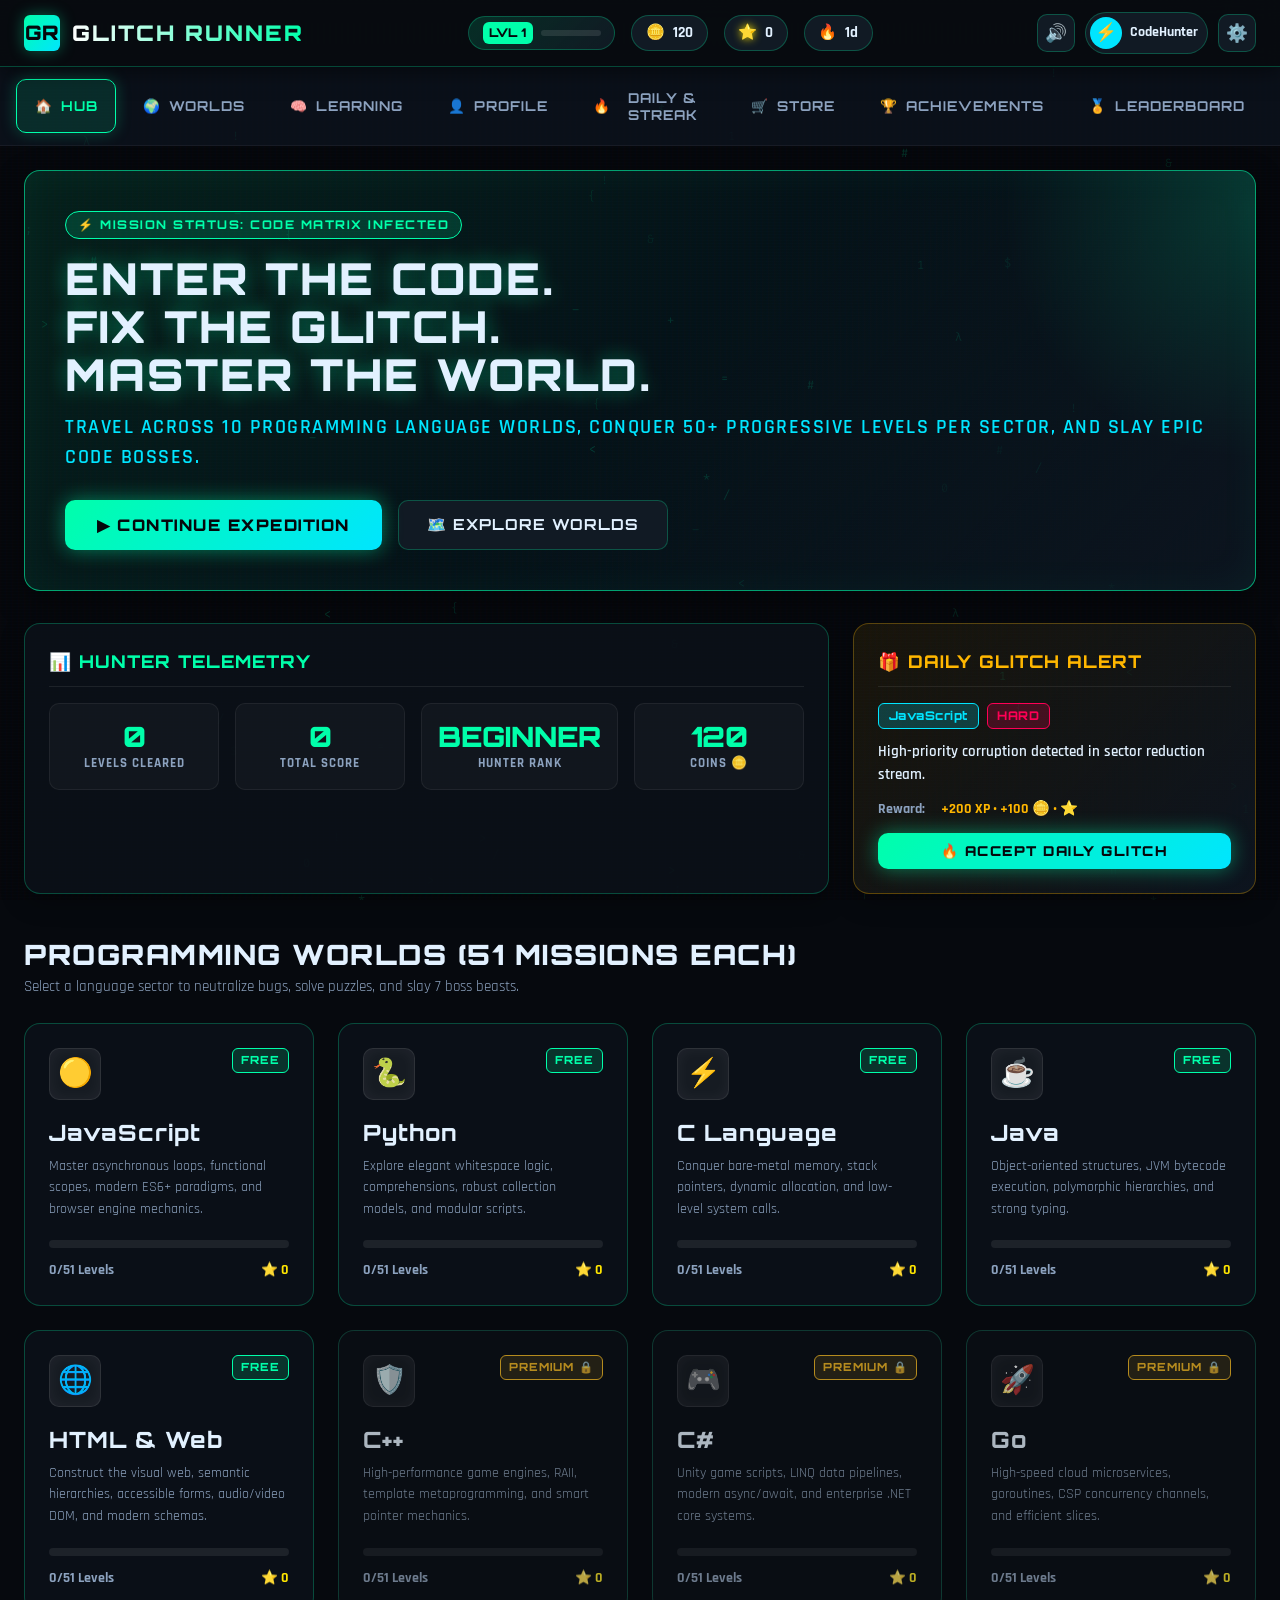
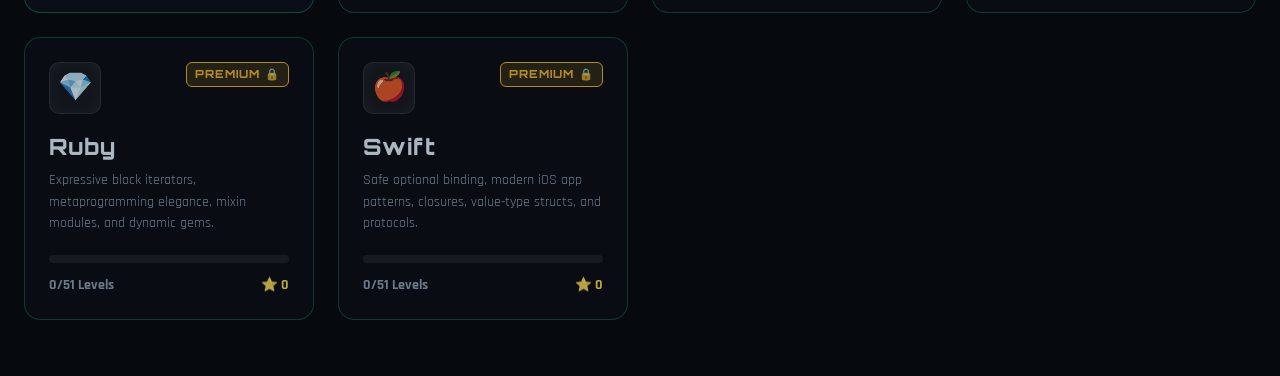
<file: index.html>
<!DOCTYPE html>
<html lang="en" data-theme="cyber-hacker">
<head>
  <meta charset="UTF-8">
  <meta name="viewport" content="width=device-width, initial-scale=1.0">
  <title>GLITCH RUNNER | Enter The Code. Fix The Glitch. Master The World.</title>
  
  <!-- Google Fonts: Orbitron, Rajdhani, Fira Code -->
  <link rel="preconnect" href="https://fonts.googleapis.com">
  <link rel="preconnect" href="https://fonts.gstatic.com" crossorigin>
  <link href="https://fonts.googleapis.com/css2?family=Fira+Code:wght@400;500;700&family=Orbitron:wght@600;800;900&family=Rajdhani:wght@500;600;700&display=swap" rel="stylesheet">
  
  <!-- CSS Stylesheets -->
  <link rel="stylesheet" href="css/style.css">
  <link rel="stylesheet" href="css/themes.css">
  <link rel="stylesheet" href="css/animations.css">
  <link rel="stylesheet" href="css/dsa_visualizer.css">
  <link rel="stylesheet" href="css/learning.css">
</head>
<body>

  <!-- Dynamic Cyber Canvas Background -->
  <canvas id="bg-canvas"></canvas>
  
  <!-- CRT Scanline Aesthetic Overlay -->
  <div class="scanline-overlay"></div>

  <!-- Toast Notification Container -->
  <div id="toast-container"></div>

  <div id="app">
    <!-- =====================================================================
         TOP HUD BAR
         ===================================================================== -->
    <header class="hud-header">
      <div class="brand-section">
        <div class="brand-logo-icon">GR</div>
        <div class="brand-title glitch-text" data-text="GLITCH RUNNER">GLITCH RUNNER</div>
      </div>

      <!-- Player Resource Chips -->
      <div class="hud-stats">
        <div class="hud-chip hud-chip-level" title="Player Level & XP">
          <span class="level-badge">LVL <span class="hud-level-val">1</span></span>
          <div class="xp-bar-mini">
            <div class="xp-bar-mini-fill" id="hud-xp-fill"></div>
          </div>
        </div>

        <div class="hud-chip hud-chip-coin" title="Coins">
          <span class="icon">🪙</span>
          <span class="hud-coins-val">120</span>
        </div>

        <div class="hud-chip hud-chip-star" title="Stars Earned">
          <span class="icon">⭐</span>
          <span class="hud-stars-val">0</span>
        </div>

        <div class="hud-chip hud-chip-streak" title="Daily Login Streak">
          <span class="icon">🔥</span>
          <span class="hud-streak-val">1d</span>
        </div>
      </div>

      <!-- HUD Actions (Sound, Profile, Settings) -->
      <div class="hud-actions">
        <button class="btn-icon-hud" id="btn-hud-sound" title="Toggle Sound">🔊</button>
        
        <div class="hud-avatar-btn" id="btn-hud-profile" title="View Profile">
          <div class="hud-avatar-img hud-avatar-icon">⚡</div>
          <span class="hud-player-name hud-player-name-val">CodeHunter</span>
        </div>

        <button class="btn-icon-hud" id="btn-hud-settings" title="Settings">⚙️</button>
      </div>
    </header>

    <!-- =====================================================================
         NAVIGATION DOCK
         ===================================================================== -->
    <nav class="nav-dock">
      <button class="nav-tab active" data-view="home">
        <span>🏠</span> <span>HUB</span>
      </button>
      <button class="nav-tab" data-view="worlds">
        <span>🌍</span> <span>WORLDS</span>
      </button>
      <button class="nav-tab" data-view="learning">
        <span>🧠</span> <span>LEARNING</span>
      </button>
      <button class="nav-tab" onclick="window.App.openProfileModal()">
        <span>👤</span> <span>PROFILE</span>
      </button>
      <button class="nav-tab" onclick="window.Daily.openDailyModal()">
        <span>🔥</span> <span>DAILY &amp; STREAK</span>
      </button>
      <button class="nav-tab" onclick="window.Store.openStore()">
        <span>🛒</span> <span>STORE</span>
      </button>
      <button class="nav-tab" onclick="window.Achievements.openModal()">
        <span>🏆</span> <span>ACHIEVEMENTS</span>
      </button>
      <button class="nav-tab" onclick="window.Leaderboard.openModal()">
        <span>🏅</span> <span>LEADERBOARD</span>
      </button>
    </nav>

    <!-- =====================================================================
         MAIN VIEWPORT
         ===================================================================== -->
    <main class="view-container">

      <!-- VIEW 1: HOME / HUB -->
      <section id="view-home" class="view-section active">
        <!-- Hero Adventure Banner -->
        <div class="hero-banner">
          <div class="hero-tag">⚡ MISSION STATUS: CODE MATRIX INFECTED</div>
          <h1 class="hero-title">ENTER THE CODE.<br>FIX THE GLITCH.<br>MASTER THE WORLD.</h1>
          <p class="hero-subtitle">Travel across 10 programming language worlds, conquer 50+ progressive levels per sector, and slay epic code bosses.</p>
          <div class="hero-actions">
            <button class="btn-cyber-primary" id="btn-continue-journey">
              ▶ CONTINUE EXPEDITION
            </button>
            <button class="btn-cyber-secondary" id="btn-explore-worlds">
              🗺️ EXPLORE WORLDS
            </button>
          </div>
        </div>

        <!-- Quick Stats & Daily Alert -->
        <div class="home-quick-grid">
          <div class="cyber-card">
            <div class="cyber-card-header">
              <div class="cyber-card-title">📊 HUNTER TELEMETRY</div>
            </div>
            <div class="stats-summary-row">
              <div class="stat-box">
                <div class="stat-box-val" id="home-stat-levels">0</div>
                <div class="stat-box-label">Levels Cleared</div>
              </div>
              <div class="stat-box">
                <div class="stat-box-val" id="home-stat-score">0</div>
                <div class="stat-box-label">Total Score</div>
              </div>
              <div class="stat-box">
                <div class="stat-box-val" id="home-stat-rank">BEGINNER</div>
                <div class="stat-box-label">Hunter Rank</div>
              </div>
              <div class="stat-box">
                <div class="stat-box-val" id="home-stat-coins">120</div>
                <div class="stat-box-label">Coins 🪙</div>
              </div>
            </div>
          </div>

          <!-- Daily Challenge Alert Widget -->
          <div class="cyber-card daily-widget">
            <div class="cyber-card-header">
              <div class="cyber-card-title">🎁 DAILY GLITCH ALERT</div>
            </div>
            <div class="daily-mission-preview">
              <div class="daily-tags">
                <span class="tag-badge lang">JavaScript</span>
                <span class="tag-badge hard">HARD</span>
              </div>
              <p style="font-size: 0.95rem; font-weight: 600;">High-priority corruption detected in sector reduction stream.</p>
              <div class="daily-reward-row">
                <span>Reward:</span>
                <span style="color: var(--accent-warning); font-weight: 800;">+200 XP &bull; +100 🪙 &bull; ⭐</span>
              </div>
              <button class="btn-cyber-primary" id="btn-home-daily" style="font-size: 0.85rem; padding: 0.6rem 1rem;">
                🔥 ACCEPT DAILY GLITCH
              </button>
            </div>
          </div>
        </div>

        <!-- 10 Programming Worlds Section -->
        <div class="section-header">
          <div>
            <h2 class="section-title">PROGRAMMING WORLDS (51 MISSIONS EACH)</h2>
            <p class="section-desc">Select a language sector to neutralize bugs, solve puzzles, and slay 7 boss beasts.</p>
          </div>
        </div>

        <div class="worlds-grid" id="home-worlds-grid">
          <!-- Populated dynamically via JS -->
        </div>
      </section>

      <!-- VIEW 2: WORLDS BROWSER -->
      <section id="view-worlds" class="view-section">
        <div class="section-header">
          <div>
            <h2 class="section-title">ALL 10 PROGRAMMING WORLDS</h2>
            <p class="section-desc">Complete learning roadmaps from foundational variables to final language mastery battles.</p>
          </div>
          <div class="worlds-filter-tabs">
            <button class="filter-btn active" data-filter="all">ALL</button>
            <button class="filter-btn" data-filter="free">FREE (5)</button>
            <button class="filter-btn" data-filter="premium">PREMIUM (5)</button>
          </div>
        </div>

        <div class="worlds-grid" id="all-worlds-grid">
          <!-- Populated dynamically via JS -->
        </div>
      </section>

      <section id="view-learning" class="view-section">
        <div class="learning-heading">
          <div>
            <p class="learning-eyebrow">CODE ARENAA • DSA PATH</p>
            <h1 class="learning-title">Data Structures &amp; Algorithms</h1>
            <p class="learning-lede">Explore concepts step by step with executable visual traces.</p>
          </div>
          <div class="learning-overview" aria-live="polite">
            <strong><span id="learning-completed-count">0</span>/<span id="learning-total-count">0</span></strong>
            <span>algorithms completed</span>
            <div class="learning-progress-track"><span id="learning-progress-fill"></span></div>
          </div>
        </div>

        <div id="learning-dashboard">
          <div id="learning-category-grid" class="learning-category-grid"></div>
          <section id="learning-topic-panel" class="learning-topic-panel dsa-hidden">
            <div class="learning-panel-heading">
              <button type="button" class="dsa-button dsa-button-quiet" id="learning-back-categories">← Categories</button>
              <div><h2 id="learning-category-title"></h2><p id="learning-category-description"></p></div>
            </div>
            <div id="learning-topic-grid" class="learning-topic-grid"></div>
          </section>
        </div>

        <section id="learning-workspace" class="learning-workspace dsa-hidden">
          <div class="learning-workspace-heading">
            <button type="button" class="dsa-button dsa-button-quiet" id="learning-back-topics">← Topics</button>
            <div><h2 id="dsa-topic-title">Choose an algorithm</h2><p id="dsa-topic-description"></p></div>
            <label class="dsa-language-picker">Language
              <select id="dsa-language">
                <option value="python">Python</option><option value="javascript">JavaScript</option>
                <option value="cpp">C++</option><option value="java">Java</option>
              </select>
            </label>
          </div>
          <div class="dsa-workspace-grid">
            <section class="dsa-panel dsa-code-panel">
              <div class="dsa-panel-title"><span>Algorithm trace</span><span id="dsa-status" class="dsa-status">Ready</span></div>
              <p id="dsa-explanation" class="dsa-explanation">Select an algorithm to begin.</p>
              <div class="dsa-code-wrap"><pre id="dsa-code" class="dsa-code" aria-label="Algorithm source code"></pre></div>
              <div class="dsa-variable-panel"><h3>Current step</h3><p id="dsa-step-message">Choose an algorithm to load its steps.</p><pre id="dsa-variables">{}</pre></div>
            </section>
            <section class="dsa-panel dsa-visual-panel">
              <div class="dsa-panel-title"><span>Live visualization</span><span id="dsa-scene-label">Canvas</span></div>
              <canvas id="dsa-canvas" aria-label="Algorithm visualization canvas"></canvas>
              <div class="dsa-controls" id="dsa-controls">
                <button type="button" class="dsa-button" data-dsa-control="play">▶ Start / Resume</button>
                <button type="button" class="dsa-button" data-dsa-control="pause">Ⅱ Pause</button>
                <button type="button" class="dsa-button" data-dsa-control="previous">← Previous</button>
                <button type="button" class="dsa-button" data-dsa-control="next">Next →</button>
                <button type="button" class="dsa-button dsa-button-quiet" data-dsa-control="reset">Reset</button>
                <label class="dsa-speed-control">Speed <input type="range" min="0.25" max="3" step="0.25" value="1" data-dsa-control="speed"><span id="dsa-speed-value">1×</span></label>
                <progress max="100" value="0" data-dsa-control="progress"></progress>
                <span data-dsa-control="progress-text">0 / 0</span>
              </div>
            </section>
          </div>
        </section>
      </section>

      <!-- VIEW 3: LANGUAGE WORLD LEVEL MAP (7 SECTORS / 51 LEVELS) -->
      <section id="view-world-map" class="view-section">
        <div class="world-map-header">
          <div class="world-map-info">
            <button class="btn-cyber-secondary" id="btn-map-back" style="padding: 0.5rem 1rem;">
              ← BACK TO WORLDS
            </button>
            <span style="font-size: 2.25rem;" id="map-world-icon">🟡</span>
            <div>
              <h2 class="map-world-title" id="map-world-name">JAVASCRIPT WORLD</h2>
              <p style="color: var(--text-muted); font-size: 0.85rem;">Conquer all 7 areas and defeat the 7 sector bosses.</p>
            </div>
          </div>

          <div class="world-map-stats">
            <div class="hud-chip" style="background: rgba(255, 230, 0, 0.15); border-color: #ffe600; color: #ffe600;">
              <span>⭐</span> <span id="map-stars-count">0</span> Stars
            </div>
            <div class="hud-chip">
              <span>⚡ Completion:</span> <span id="map-progress-percent" style="color: var(--accent-primary);">0/51 (0%)</span>
            </div>
          </div>
        </div>

        <!-- 7 Areas / Sector Selector Tabs -->
        <div class="map-areas-selector" id="map-areas-selector">
          <!-- Injected via worldMap.js -->
        </div>

        <!-- Visual Circuit Map Container -->
        <div class="map-canvas-wrapper">
          <div class="circuit-path-track">
            <div class="circuit-connection-line">
              <div class="circuit-line-fill" id="map-circuit-fill"></div>
            </div>
            <div id="map-nodes-container" style="display: flex; gap: 2.8rem; align-items: center; position: relative; z-index: 2;">
              <!-- Populated dynamically via worldMap.js -->
            </div>
          </div>
        </div>
      </section>

      <!-- VIEW 4: MISSION GAMEPLAY ARENA (ACTION GAME STAGE) -->
      <section id="view-arena" class="view-section">

        <!-- Mission Objective & Lore Bar -->
        <div class="mission-objective-bar">
          <div class="mission-lore-box">
            <div class="mission-code-badge" id="mission-code-display">JAVASCRIPT // AREA 1: TRAINING CAMP</div>
            <div class="mission-title-text" id="mission-title-display">MISSION 01: THE SYNTAX BREACH</div>
            <div class="mission-story-desc" id="mission-story-display">Repair the corrupted terminal to stabilize the local grid.</div>
          </div>
          <div id="mission-status-indicator">
            <span class="mode-tag glitch" id="arena-mode-tag">🐛 GLITCH HUNTER</span>
          </div>
        </div>

        <!-- 🎮 VISUAL ACTION GAME STAGE PLATFORM -->
        <div class="game-stage-arena" id="stage-arena-platform">
          <!-- Operative Side -->
          <div class="stage-fighter player" id="stage-player-entity">
            <div class="fighter-avatar" id="stage-player-avatar">⚡</div>
            <div class="fighter-aura"></div>
            <div class="fighter-name-tag" id="stage-player-name">CodeHunter</div>
            <div class="fighter-meter-bar">
              <div class="fighter-meter-fill" id="stage-player-fill"></div>
            </div>
            <span style="font-size: 0.75rem; color: var(--accent-secondary); font-weight: 800;" id="stage-player-hp-val">3 / 3 LIVES</span>
          </div>

          <!-- Combat Center (Combo Meter, Floating Damage, Laser Trajectory) -->
          <div class="stage-combat-center" id="stage-combat-center">
            <div class="combo-badge" id="stage-combo-badge" style="display: none;">
              <span>🔥 COMBO:</span> <span class="combo-multiplier-val" id="stage-combo-val">1.5x</span>
            </div>
            <!-- Timer Display for Timed Modes -->
            <div class="arena-timer" id="arena-timer-box" style="display: none;">
              <span>⏱️</span>
              <span id="arena-timer-value">40s</span>
            </div>
          </div>

          <!-- Target Glitch / Boss Side -->
          <div class="stage-fighter target" id="stage-target-entity">
            <div class="target-dialogue-bubble" id="stage-target-bubble">"Syntax corrupted!"</div>
            <div class="fighter-avatar" id="stage-target-avatar">👾</div>
            <div class="fighter-name-tag" id="stage-target-name" style="color: var(--accent-danger);">GLITCH NODE</div>
            <div class="fighter-meter-bar" style="border-color: var(--accent-danger);">
              <div class="fighter-meter-fill" id="stage-target-fill" style="background: linear-gradient(90deg, #ff0055, #ff5500);"></div>
            </div>
            <span style="font-size: 0.75rem; color: var(--accent-danger); font-weight: 800;" id="stage-target-hp-val">100% Corrupted</span>
          </div>
        </div>

        <!-- Status HUD Strip (Hearts, Shield) -->
        <div class="arena-hud">
          <div class="arena-hud-left">
            <span style="font-family: var(--font-display); font-size: 0.85rem; font-weight: 800; color: var(--text-muted);">
              OPERATIVE INTEGRITY:
            </span>
            <div class="player-lives" title="Operative Health">
              <span class="heart-icon">❤️</span>
              <span class="heart-icon">❤️</span>
              <span class="heart-icon">❤️</span>
            </div>
            <span class="shield-badge" id="arena-shield-badge" style="display: none;">
              🛡️ SHIELD PRIMED
            </span>
          </div>

          <div class="arena-hud-center">
            <span style="font-family: var(--font-display); font-size: 0.85rem; font-weight: 800; color: var(--accent-secondary);" id="arena-title">
              Active Mission
            </span>
          </div>
        </div>

        <!-- Concept Intel Bar -->
        <div class="concept-intel-bar" id="arena-concept-box">
          <span style="font-size: 1.4rem;">💡</span>
          <div>
            <div class="concept-intel-title">CONCEPT INTEL:</div>
            <div class="concept-intel-text" id="concept-text">Variables store data for computation.</div>
          </div>
        </div>

        <!-- Playable Coding Terminal Area (Dynamically rendered based on Mode) -->
        <div id="arena-playable-area">
          <!-- Injected via gameEngine.js -->
        </div>

        <!-- Mission Intel / Concept Explanation Drawer -->
        <div class="explanation-drawer" id="arena-explanation-drawer" style="display: none;">
          <div class="explanation-drawer-backdrop" id="explanation-drawer-backdrop"></div>
          <div class="explanation-drawer-panel">
            <div class="drawer-header">
              <div class="drawer-title-row">
                <span class="drawer-badge">⚡ MISSION DEBRIEF</span>
                <h3 class="drawer-title" id="drawer-level-title">CONCEPT INTEL</h3>
              </div>
              <button class="drawer-close-btn" id="btn-drawer-close" title="Close Intel">&times;</button>
            </div>
            <div class="drawer-body">
              <div class="drawer-section">
                <div class="drawer-section-label">🧠 CORE MECHANIC &amp; WHY IT WORKS:</div>
                <div class="drawer-explanation-text" id="drawer-explanation-content"></div>
              </div>
              <div class="drawer-pro-tip" id="drawer-pro-tip-box">
                <span class="pro-tip-icon">💡</span>
                <div>
                  <strong style="color: var(--accent-warning); font-size: 0.85rem; font-family: var(--font-display);">TACTICAL PRO TIP:</strong>
                  <div class="pro-tip-text" id="drawer-pro-tip-content"></div>
                </div>
              </div>
            </div>
            <div class="drawer-footer">
              <button class="btn-cyber-primary btn-drawer-continue" id="btn-drawer-continue">
                CONTINUE TO REWARD RESULTS ⚡
              </button>
            </div>
          </div>
        </div>

        <!-- Power-Ups Tray -->
        <div class="powerups-tray">
          <span style="font-family: var(--font-display); font-size: 0.85rem; font-weight: 800; color: var(--text-muted);">
            ⚡ TACTICAL POWER-UPS:
          </span>
          <div class="powerups-list">
            <button class="btn-powerup" id="btn-use-hint" title="Reveal clue / discard false options">
              <span>💡 Hint</span>
              <span class="powerup-count-badge" id="count-hint">3</span>
            </button>
            <button class="btn-powerup" id="btn-use-time" title="Add +20s to timer">
              <span>⏱️ +20s</span>
              <span class="powerup-count-badge" id="count-time">2</span>
            </button>
            <button class="btn-powerup" id="btn-use-life" title="Restore 1 Heart">
              <span>❤️ Restore</span>
              <span class="powerup-count-badge" id="count-life">2</span>
            </button>
            <button class="btn-powerup" id="btn-use-shield" title="Absorbs 1 mistake">
              <span>🛡️ Shield</span>
              <span class="powerup-count-badge" id="count-shield">1</span>
            </button>
          </div>
        </div>
      </section>

    </main>

    <!-- =====================================================================
         MODAL 1: RESULT SCREEN OVERLAY
         ===================================================================== -->
    <div class="modal-backdrop" id="modal-result">
      <div class="modal-content">
        <h2 class="result-title victory" id="result-title-text">GLITCH DEFEATED! ⚡</h2>
        
        <div class="result-stars-row">
          <span class="result-star" id="star-slot-1">⭐</span>
          <span class="result-star" id="star-slot-2">⭐</span>
          <span class="result-star" id="star-slot-3">⭐</span>
        </div>

        <div class="result-rewards-grid">
          <div class="reward-card">
            <div class="reward-card-value" id="result-xp-val">+150 XP</div>
            <div class="reward-card-label">Experience</div>
          </div>
          <div class="reward-card">
            <div class="reward-card-value" id="result-coins-val">+50 🪙</div>
            <div class="reward-card-label">Coins Gained</div>
          </div>
          <div class="reward-card">
            <div class="reward-card-value" id="result-accuracy-val">100%</div>
            <div class="reward-card-label">Integrity &amp; Combo</div>
          </div>
          <div class="reward-card">
            <div class="reward-card-value" id="result-time-val">28s</div>
            <div class="reward-card-label">Solve Time</div>
          </div>
        </div>

        <div class="result-actions">
          <button class="btn-cyber-primary" id="btn-result-next">NEXT MISSION ▶</button>
          <button class="btn-cyber-secondary" id="btn-result-retry">RETRY</button>
          <button class="btn-cyber-secondary" id="btn-result-map">WORLD MAP</button>
        </div>
      </div>
    </div>

    <!-- =====================================================================
         MODAL 2: GAME OVER OVERLAY
         ===================================================================== -->
    <div class="modal-backdrop" id="modal-gameover">
      <div class="modal-content" style="border-color: var(--accent-danger);">
        <h2 class="result-title defeat">OPERATIVE DOWN</h2>
        <p style="color: var(--text-muted); margin-bottom: 1.5rem;">The glitch corrupted your shields. Restore lives or re-engage from checkpoint.</p>

        <div style="display: flex; flex-direction: column; gap: 0.75rem; margin-bottom: 1.5rem;">
          <button class="btn-cyber-primary" id="btn-gameover-revive" style="background: linear-gradient(135deg, #ff0055, #ff5500);">
            ❤️ RESTORE LIVES (50 🪙)
          </button>
          <button class="btn-cyber-secondary" id="btn-gameover-retry">
            🔄 RETRY MISSION
          </button>
          <button class="btn-cyber-secondary" id="btn-gameover-home">
            🏠 RETURN TO HUB
          </button>
        </div>
      </div>
    </div>

    <!-- =====================================================================
         MODAL 3: PLAYER PROFILE
         ===================================================================== -->
    <div class="modal-backdrop" id="modal-profile">
      <div class="modal-content large-modal">
        <div class="modal-header-row">
          <div class="modal-header-title">👤 GLITCH HUNTER DOSSIER</div>
          <button class="btn-close-modal">&times;</button>
        </div>

        <div style="display: flex; gap: 1.5rem; align-items: center; margin-bottom: 1.5rem;">
          <div style="width: 72px; height: 72px; border-radius: 50%; background: var(--bg-tertiary); border: 2px solid var(--accent-primary); display: grid; place-items: center; font-size: 2.5rem;" id="profile-avatar-display">
            ⚡
          </div>
          <div style="flex: 1;">
            <div style="display: flex; gap: 0.5rem; align-items: center;">
              <input type="text" id="profile-username-input" value="CodeHunter" style="background: var(--bg-tertiary); border: 1px solid var(--border-color); color: #fff; padding: 0.4rem 0.75rem; border-radius: var(--radius-sm); font-family: var(--font-display); font-weight: 800; font-size: 1.1rem; width: 180px;">
              <button class="filter-btn" id="btn-save-username">SAVE</button>
            </div>
            <div style="display: flex; gap: 0.75rem; margin-top: 0.4rem; align-items: center;">
              <span class="level-badge" id="profile-level-badge">LEVEL 1</span>
              <span style="color: var(--accent-secondary); font-family: var(--font-display); font-weight: 800;" id="profile-rank-title">BEGINNER</span>
            </div>
          </div>
        </div>

        <div class="stats-summary-row" style="margin-bottom: 1.5rem;">
          <div class="stat-box">
            <div class="stat-box-val" id="profile-coins-val">120</div>
            <div class="stat-box-label">Coins 🪙</div>
          </div>
          <div class="stat-box">
            <div class="stat-box-val" id="profile-stars-val">0</div>
            <div class="stat-box-label">Stars ⭐</div>
          </div>
          <div class="stat-box">
            <div class="stat-box-val" id="profile-score-val">0</div>
            <div class="stat-box-label">Score</div>
          </div>
          <div class="stat-box">
            <div class="stat-box-val" id="profile-streak-val">1 Day</div>
            <div class="stat-box-label">Streak 🔥</div>
          </div>
        </div>

        <h3 style="font-family: var(--font-display); font-size: 1rem; color: var(--accent-primary);">SECTOR PROFICIENCY (51 LEVELS EACH):</h3>
        <div class="profile-lang-list" id="profile-languages-list">
          <!-- Injected via app.js -->
        </div>
      </div>
    </div>

    <!-- =====================================================================
         MODAL 4: DAILY CHALLENGE & 7-DAY STREAK
         ===================================================================== -->
    <div class="modal-backdrop" id="modal-daily">
      <div class="modal-content large-modal">
        <div class="modal-header-row">
          <div class="modal-header-title">🔥 7-DAY STREAK PROTOCOL</div>
          <button class="btn-close-modal">&times;</button>
        </div>

        <p style="color: var(--text-muted); font-size: 0.95rem;">Return daily to collect escalating coin rewards and keep your hacker momentum alive!</p>

        <div class="streak-days-grid" id="daily-streak-calendar">
          <!-- Injected via daily.js -->
        </div>

        <button class="btn-cyber-primary" id="btn-claim-streak" style="width: 100%; margin-bottom: 2rem;">
          🔥 CLAIM DAILY REWARD
        </button>

        <div class="cyber-card daily-widget" style="margin-bottom: 0;">
          <div class="cyber-card-header">
            <div class="cyber-card-title">🎯 TODAY'S GLITCH SPECIAL</div>
          </div>
          <p style="margin-bottom: 1rem;">JavaScript Protocol: Resolve high-urgency Array reduction glitch under a 45s timer.</p>
          <div style="display: flex; justify-content: space-between; align-items: center;">
            <span style="color: var(--accent-warning); font-weight: 800;">REWARD: +200 XP &bull; +100 🪙 &bull; ⭐</span>
            <button class="btn-cyber-primary" id="btn-start-daily-mission" style="padding: 0.6rem 1.25rem;">
              ⚡ ENGAGE MISSION
            </button>
          </div>
        </div>
      </div>
    </div>

    <!-- =====================================================================
         MODAL 5: STORE
         ===================================================================== -->
    <div class="modal-backdrop" id="modal-store">
      <div class="modal-content large-modal">
        <div class="modal-header-row">
          <div class="modal-header-title">🛒 CYBER MARKETPLACE</div>
          <button class="btn-close-modal">&times;</button>
        </div>

        <div class="worlds-filter-tabs">
          <button class="filter-btn store-tab-btn active" data-cat="powerups">POWER-UPS</button>
          <button class="filter-btn store-tab-btn" data-cat="avatars">AVATARS</button>
          <button class="filter-btn store-tab-btn" data-cat="themes">THEMES</button>
        </div>

        <div class="store-grid" id="store-items-grid">
          <!-- Injected via store.js -->
        </div>
      </div>
    </div>

    <!-- =====================================================================
         MODAL 6: ACHIEVEMENTS
         ===================================================================== -->
    <div class="modal-backdrop" id="modal-achievements">
      <div class="modal-content large-modal">
        <div class="modal-header-row">
          <div class="modal-header-title">🏆 HALL OF ACHIEVEMENTS</div>
          <button class="btn-close-modal">&times;</button>
        </div>

        <div class="achievements-grid" id="achievements-grid-list">
          <!-- Injected via achievements.js -->
        </div>
      </div>
    </div>

    <!-- =====================================================================
         MODAL 7: LEADERBOARD
         ===================================================================== -->
    <div class="modal-backdrop" id="modal-leaderboard">
      <div class="modal-content large-modal">
        <div class="modal-header-row">
          <div class="modal-header-title">🏅 GLOBAL LEADERBOARD</div>
          <button class="btn-close-modal">&times;</button>
        </div>

        <table class="leaderboard-table">
          <thead>
            <tr>
              <th>RANK</th>
              <th>OPERATIVE</th>
              <th>LEVEL</th>
              <th>SCORE</th>
              <th>STARS</th>
            </tr>
          </thead>
          <tbody id="leaderboard-body">
            <!-- Injected via leaderboard.js -->
          </tbody>
        </table>
      </div>
    </div>

    <!-- =====================================================================
         MODAL 8: SETTINGS
         ===================================================================== -->
    <div class="modal-backdrop" id="modal-settings">
      <div class="modal-content" style="text-align: left;">
        <div class="modal-header-row">
          <div class="modal-header-title">⚙️ SYSTEM CONFIG</div>
          <button class="btn-close-modal">&times;</button>
        </div>

        <div style="display: flex; flex-direction: column; gap: 1.25rem;">
          <div style="display: flex; justify-content: space-between; align-items: center;">
            <label style="font-weight: 700;">Synthesizer Audio Effects:</label>
            <input type="checkbox" id="setting-sound-toggle" checked style="width: 20px; height: 20px;">
          </div>

          <div>
            <label style="font-weight: 700; display: block; margin-bottom: 0.5rem;">Visual Theme Engine:</label>
            <select id="setting-theme-select" style="width: 100%; padding: 0.6rem; background: var(--bg-tertiary); border: 1px solid var(--border-color); color: #fff; border-radius: var(--radius-sm); font-family: var(--font-display);">
              <option value="cyber-hacker">1. Cyber Hacker (Emerald &amp; Dark Terminal)</option>
              <option value="neon-city">2. Neon City (Synthwave Magenta &amp; Cyan)</option>
              <option value="matrix">3. The Matrix (OLED Black &amp; Digital Rain)</option>
              <option value="space-station">4. Space Station (Pulsar Blue &amp; Celestial)</option>
              <option value="retro-terminal">5. Retro Terminal (Amber Phosphor CRT)</option>
              <option value="light">6. Light Study</option>
            </select>
          </div>

          <hr style="border-color: rgba(255, 255, 255, 0.08); margin: 0.5rem 0;">

          <div>
            <label style="font-weight: 700; color: var(--accent-danger); display: block; margin-bottom: 0.4rem;">Reset Data:</label>
            <button class="btn-cyber-secondary" id="btn-reset-game" style="border-color: var(--accent-danger); color: var(--accent-danger); width: 100%;">
              ⚠️ RESET ALL LOCAL SAVE PROGRESS
            </button>
          </div>
        </div>
      </div>
    </div>

  </div> <!-- /#app -->

  <!-- Modular JavaScript Scripts -->
  <script src="js/state.js"></script>
  <script src="js/audio.js"></script>
  <script src="js/visualFx.js"></script>
  
  <!-- 10 Language Curriculums -->
  <script src="js/curriculum/javascript.js"></script>
  <script src="js/curriculum/python.js"></script>
  <script src="js/curriculum/c.js"></script>
  <script src="js/curriculum/java.js"></script>
  <script src="js/curriculum/html.js"></script>
  <script src="js/curriculum/cpp.js"></script>
  <script src="js/curriculum/csharp.js"></script>
  <script src="js/curriculum/go.js"></script>
  <script src="js/curriculum/ruby.js"></script>
  <script src="js/curriculum/swift.js"></script>

  <script src="js/levels.js"></script>
  <script src="js/gameEngine.js"></script>
  <script src="js/worldMap.js"></script>
  <script src="js/store.js"></script>
  <script src="js/achievements.js"></script>
  <script src="js/daily.js"></script>
  <script src="js/leaderboard.js"></script>
  <script src="js/learning/dsa/animationUtils.js"></script>
  <script src="js/learning/dsa/topicRegistry.js"></script>
  <script src="js/learning/dsa/stepEngine.js"></script>
  <script src="js/learning/dsa/canvasRenderer.js"></script>
  <script src="js/learning/dsa/languageManager.js"></script>
  <script src="js/learning/dsa/visualizerControls.js"></script>
  <script src="js/learning/dsa/progressManager.js"></script>
  <script src="js/learning/dsa/algorithms/arrayAlgorithms.js"></script>
  <script src="js/learning/dsa/algorithms/stringAlgorithms.js"></script>
  <script src="js/learning/dsa/algorithms/sortingAlgorithms.js"></script>
  <script src="js/learning/dsa/algorithms/recursionAlgorithms.js"></script>
  <script src="js/learning/dsa/algorithms/linkedListAlgorithms.js"></script>
  <script src="js/learning/dsa/algorithms/stacksQueueAlgorithms.js"></script>
  <script src="js/learning/dsa/algorithms/treeAlgorithms.js"></script>
  <script src="js/learning/dsa/algorithms/graphAlgorithms.js"></script>
  <script src="js/learning/dsa/dsaController.js"></script>
  <script src="js/app.js"></script>
</body>
</html>
</file>
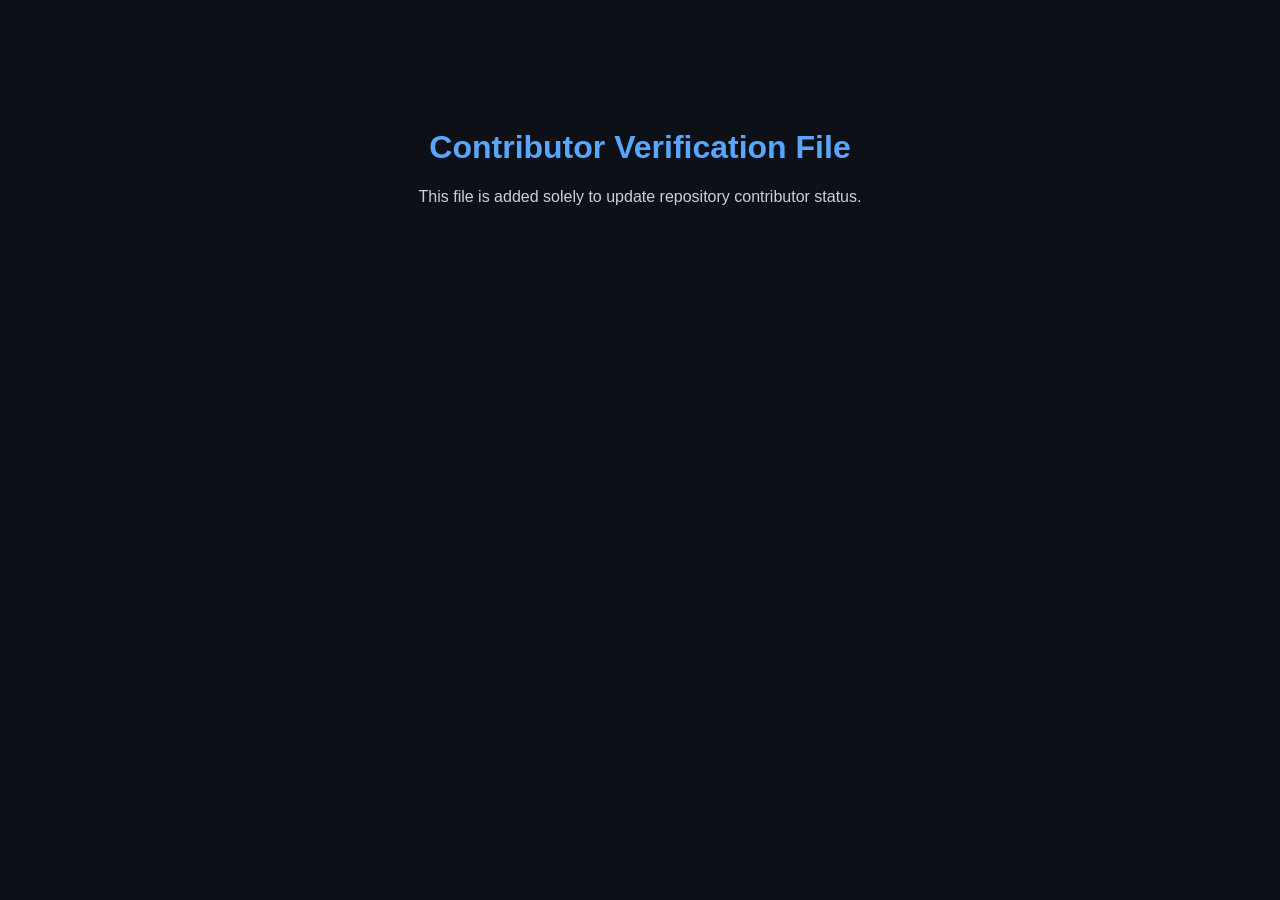
<file: dummy.html>
<!DOCTYPE html>
<html lang="en">
<head>
    <meta charset="UTF-8">
    <meta name="viewport" content="width=device-width, initial-scale=1.0">
    <title>Contributor Update Test</title>
    <style>
        body {
            font-family: Arial, sans-serif;
            background-color: #0d1117;
            color: #c9d1d9;
            text-align: center;
            padding-top: 100px;
        }
        h1 {
            color: #58a6ff;
        }
    </style>
</head>
<body>
    <h1>Contributor Verification File</h1>
    <p>This file is added solely to update repository contributor status.</p>
</body>
</html>
</file>
<file: css/style.css>
/* ==========================================================================
   GLITCH RUNNER - CORE STYLESHEET
   ========================================================================== */

:root {
  /* Default: Cyber Hacker Theme */
  --bg-primary: #080c10;
  --bg-secondary: #0d1520;
  --bg-tertiary: #132030;
  --bg-card: rgba(13, 21, 32, 0.88);
  --bg-glass: rgba(19, 32, 48, 0.7);
  --border-color: rgba(0, 255, 170, 0.25);
  --border-glow: rgba(0, 255, 170, 0.5);

  --accent-primary: #00ffaa;
  --accent-primary-rgb: 0, 255, 170;
  --accent-secondary: #00e5ff;
  --accent-secondary-rgb: 0, 229, 255;
  --accent-warning: #ffb700;
  --accent-danger: #ff0055;
  --accent-danger-rgb: 255, 0, 85;
  --accent-purple: #b026ff;

  --text-main: #e6f1ff;
  --text-muted: #8ba3c7;
  --text-inverse: #05080c;

  --font-display: 'Orbitron', -apple-system, BlinkMacSystemFont, sans-serif;
  --font-body: 'Rajdhani', -apple-system, BlinkMacSystemFont, sans-serif;
  --font-code: 'Fira Code', 'JetBrains Mono', Consolas, monospace;

  --shadow-neon: 0 0 15px rgba(var(--accent-primary-rgb), 0.35);
  --shadow-glow: 0 0 25px rgba(var(--accent-primary-rgb), 0.6);
  --radius-sm: 6px;
  --radius-md: 10px;
  --radius-lg: 16px;
  --radius-full: 9999px;
  --transition-fast: 0.15s ease;
  --transition-normal: 0.25s cubic-bezier(0.4, 0, 0.2, 1);
}

/* Reset & Base */
*, *::before, *::after {
  margin: 0;
  padding: 0;
  box-sizing: border-box;
  -webkit-tap-highlight-color: transparent;
}

html, body {
  width: 100%;
  min-height: 100vh;
  background-color: var(--bg-primary);
  color: var(--text-main);
  font-family: var(--font-body);
  font-size: 16px;
  line-height: 1.5;
  overflow-x: hidden;
  user-select: none;
}

/* Canvas Background */
#bg-canvas {
  position: fixed;
  top: 0;
  left: 0;
  width: 100vw;
  height: 100vh;
  z-index: 0;
  pointer-events: none;
  opacity: 0.45;
}

/* CRT Scanline Overlay */
.scanline-overlay {
  position: fixed;
  top: 0;
  left: 0;
  width: 100vw;
  height: 100vh;
  z-index: 1;
  pointer-events: none;
  background: linear-gradient(
    rgba(18, 16, 16, 0) 50%, 
    rgba(0, 0, 0, 0.25) 50%
  ), linear-gradient(
    90deg,
    rgba(255, 0, 0, 0.03),
    rgba(0, 255, 0, 0.01),
    rgba(0, 0, 255, 0.03)
  );
  background-size: 100% 3px, 6px 100%;
  opacity: 0.6;
}

/* App Container */
#app {
  position: relative;
  z-index: 2;
  display: flex;
  flex-direction: column;
  min-height: 100vh;
}

/* Custom Scrollbars */
::-webkit-scrollbar {
  width: 8px;
  height: 8px;
}
::-webkit-scrollbar-track {
  background: var(--bg-primary);
}
::-webkit-scrollbar-thumb {
  background: var(--bg-tertiary);
  border-radius: var(--radius-sm);
  border: 1px solid var(--border-color);
}
::-webkit-scrollbar-thumb:hover {
  background: var(--accent-primary);
}

/* ==========================================================================
   TOP HUD NAVIGATION BAR
   ========================================================================== */

.hud-header {
  position: sticky;
  top: 0;
  z-index: 100;
  display: flex;
  align-items: center;
  justify-content: space-between;
  padding: 0.75rem 1.5rem;
  background: rgba(8, 12, 16, 0.88);
  backdrop-filter: blur(12px);
  border-bottom: 1px solid var(--border-color);
  box-shadow: 0 4px 20px rgba(0, 0, 0, 0.5);
}

.brand-section {
  display: flex;
  align-items: center;
  gap: 0.75rem;
  cursor: pointer;
}

.brand-logo-icon {
  width: 36px;
  height: 36px;
  display: grid;
  place-items: center;
  background: linear-gradient(135deg, var(--accent-primary), var(--accent-secondary));
  color: var(--text-inverse);
  font-family: var(--font-display);
  font-weight: 900;
  font-size: 1.25rem;
  border-radius: var(--radius-sm);
  box-shadow: var(--shadow-neon);
}

.brand-title {
  font-family: var(--font-display);
  font-size: 1.35rem;
  font-weight: 900;
  letter-spacing: 2px;
  background: linear-gradient(90deg, #ffffff, var(--accent-primary));
  -webkit-background-clip: text;
  -webkit-text-fill-color: transparent;
  text-transform: uppercase;
}

/* HUD Player Stats Chips */
.hud-stats {
  display: flex;
  align-items: center;
  gap: 1rem;
}

.hud-chip {
  display: flex;
  align-items: center;
  gap: 0.5rem;
  background: var(--bg-tertiary);
  padding: 0.35rem 0.85rem;
  border-radius: var(--radius-full);
  border: 1px solid var(--border-color);
  font-weight: 700;
  font-size: 0.95rem;
  transition: var(--transition-fast);
}

.hud-chip:hover {
  border-color: var(--accent-primary);
  box-shadow: 0 0 10px rgba(var(--accent-primary-rgb), 0.2);
}

.hud-chip-level {
  background: linear-gradient(135deg, rgba(var(--accent-primary-rgb), 0.15), var(--bg-tertiary));
}

.level-badge {
  background: var(--accent-primary);
  color: var(--text-inverse);
  font-size: 0.75rem;
  font-family: var(--font-display);
  font-weight: 900;
  padding: 0.1rem 0.4rem;
  border-radius: var(--radius-sm);
}

.xp-bar-mini {
  width: 60px;
  height: 6px;
  background: rgba(255, 255, 255, 0.1);
  border-radius: var(--radius-full);
  overflow: hidden;
  position: relative;
}

.xp-bar-mini-fill {
  height: 100%;
  background: linear-gradient(90deg, var(--accent-primary), var(--accent-secondary));
  border-radius: var(--radius-full);
  width: 40%;
  transition: width 0.4s ease;
}

.hud-chip-coin .icon { color: var(--accent-warning); }
.hud-chip-star .icon { color: #ffe600; text-shadow: 0 0 8px #ffe600; }
.hud-chip-streak .icon { color: #ff5500; animation: flamePulse 1.5s infinite alternate; }

/* HUD Right Controls */
.hud-actions {
  display: flex;
  align-items: center;
  gap: 0.6rem;
}

.btn-icon-hud {
  width: 38px;
  height: 38px;
  display: grid;
  place-items: center;
  border-radius: var(--radius-md);
  background: var(--bg-tertiary);
  border: 1px solid var(--border-color);
  color: var(--text-main);
  cursor: pointer;
  font-size: 1.1rem;
  transition: var(--transition-fast);
}

.btn-icon-hud:hover {
  background: var(--bg-glass);
  border-color: var(--accent-primary);
  color: var(--accent-primary);
  box-shadow: 0 0 12px rgba(var(--accent-primary-rgb), 0.3);
  transform: translateY(-1px);
}

.hud-avatar-btn {
  display: flex;
  align-items: center;
  gap: 0.5rem;
  background: var(--bg-tertiary);
  border: 1px solid var(--border-color);
  padding: 0.25rem 0.6rem 0.25rem 0.25rem;
  border-radius: var(--radius-full);
  cursor: pointer;
  transition: var(--transition-fast);
}

.hud-avatar-btn:hover {
  border-color: var(--accent-primary);
  box-shadow: var(--shadow-neon);
}

.hud-avatar-img {
  width: 32px;
  height: 32px;
  border-radius: 50%;
  background: var(--accent-secondary);
  display: grid;
  place-items: center;
  font-size: 1.1rem;
}

.hud-player-name {
  font-weight: 700;
  font-size: 0.9rem;
  max-width: 90px;
  white-space: nowrap;
  overflow: hidden;
  text-overflow: ellipsis;
}

/* ==========================================================================
   NAVIGATION DOCK / TABS
   ========================================================================== */

.nav-dock {
  display: flex;
  justify-content: center;
  gap: 0.5rem;
  padding: 0.75rem 1rem;
  background: rgba(13, 21, 32, 0.7);
  border-bottom: 1px solid rgba(255, 255, 255, 0.05);
}

.nav-tab {
  display: flex;
  align-items: center;
  gap: 0.5rem;
  padding: 0.55rem 1.1rem;
  border-radius: var(--radius-md);
  border: 1px solid transparent;
  background: transparent;
  color: var(--text-muted);
  font-family: var(--font-display);
  font-size: 0.85rem;
  font-weight: 700;
  letter-spacing: 1px;
  cursor: pointer;
  transition: var(--transition-fast);
}

.nav-tab:hover {
  color: var(--text-main);
  background: rgba(255, 255, 255, 0.05);
}

.nav-tab.active {
  color: var(--accent-primary);
  background: rgba(var(--accent-primary-rgb), 0.12);
  border-color: var(--accent-primary);
  box-shadow: 0 0 15px rgba(var(--accent-primary-rgb), 0.25);
}

/* ==========================================================================
   MAIN VIEW CONTAINER
   ========================================================================== */

.view-container {
  flex: 1;
  max-width: 1300px;
  width: 100%;
  margin: 0 auto;
  padding: 1.5rem;
}

.view-section {
  display: none;
  animation: fadeInView 0.3s ease forwards;
}

.view-section.active {
  display: block;
}

/* ==========================================================================
   HOME / HUB VIEW
   ========================================================================== */

.hero-banner {
  position: relative;
  border-radius: var(--radius-lg);
  background: linear-gradient(135deg, rgba(0, 255, 170, 0.1), rgba(0, 229, 255, 0.05), rgba(13, 21, 32, 0.95));
  border: 1px solid var(--border-glow);
  padding: 2.5rem;
  margin-bottom: 2rem;
  overflow: hidden;
  box-shadow: 0 10px 30px rgba(0, 0, 0, 0.4), inset 0 0 40px rgba(var(--accent-primary-rgb), 0.05);
}

.hero-banner::before {
  content: '';
  position: absolute;
  top: -50%;
  right: -20%;
  width: 500px;
  height: 500px;
  background: radial-gradient(circle, rgba(var(--accent-primary-rgb), 0.15), transparent 70%);
  pointer-events: none;
}

.hero-tag {
  display: inline-flex;
  align-items: center;
  gap: 0.5rem;
  padding: 0.25rem 0.75rem;
  background: rgba(var(--accent-primary-rgb), 0.15);
  border: 1px solid var(--accent-primary);
  border-radius: var(--radius-full);
  font-family: var(--font-display);
  font-size: 0.75rem;
  font-weight: 800;
  color: var(--accent-primary);
  letter-spacing: 1.5px;
  margin-bottom: 1rem;
}

.hero-title {
  font-family: var(--font-display);
  font-size: 2.75rem;
  font-weight: 900;
  letter-spacing: 2px;
  line-height: 1.1;
  margin-bottom: 0.75rem;
  text-shadow: 0 0 20px rgba(var(--accent-primary-rgb), 0.4);
}

.hero-subtitle {
  font-size: 1.25rem;
  color: var(--accent-secondary);
  font-weight: 600;
  letter-spacing: 1.5px;
  margin-bottom: 1.75rem;
  text-transform: uppercase;
}

.hero-actions {
  display: flex;
  flex-wrap: wrap;
  gap: 1rem;
}

/* Primary Game Action Button */
.btn-cyber-primary {
  position: relative;
  display: inline-flex;
  align-items: center;
  justify-content: center;
  gap: 0.75rem;
  padding: 0.9rem 2rem;
  background: linear-gradient(135deg, var(--accent-primary), var(--accent-secondary));
  color: var(--text-inverse);
  font-family: var(--font-display);
  font-size: 1rem;
  font-weight: 900;
  letter-spacing: 1.5px;
  border: none;
  border-radius: var(--radius-md);
  cursor: pointer;
  box-shadow: 0 0 20px rgba(var(--accent-primary-rgb), 0.45);
  transition: var(--transition-normal);
  text-transform: uppercase;
}

.btn-cyber-primary:hover {
  transform: translateY(-2px) scale(1.02);
  box-shadow: 0 0 30px rgba(var(--accent-primary-rgb), 0.7);
}

.btn-cyber-secondary {
  display: inline-flex;
  align-items: center;
  justify-content: center;
  gap: 0.75rem;
  padding: 0.9rem 1.75rem;
  background: var(--bg-tertiary);
  color: var(--text-main);
  font-family: var(--font-display);
  font-size: 0.95rem;
  font-weight: 700;
  letter-spacing: 1px;
  border: 1px solid var(--border-color);
  border-radius: var(--radius-md);
  cursor: pointer;
  transition: var(--transition-normal);
}

.btn-cyber-secondary:hover {
  border-color: var(--accent-primary);
  color: var(--accent-primary);
  background: rgba(var(--accent-primary-rgb), 0.1);
  transform: translateY(-2px);
}

/* Home Quick Stats & Daily Card Grid */
.home-quick-grid {
  display: grid;
  grid-template-columns: 2fr 1fr;
  gap: 1.5rem;
  margin-bottom: 2.5rem;
}

.cyber-card {
  background: var(--bg-card);
  border: 1px solid var(--border-color);
  border-radius: var(--radius-lg);
  padding: 1.5rem;
  backdrop-filter: blur(10px);
  box-shadow: 0 8px 24px rgba(0, 0, 0, 0.3);
  position: relative;
  overflow: hidden;
}

.cyber-card-header {
  display: flex;
  align-items: center;
  justify-content: space-between;
  margin-bottom: 1rem;
  padding-bottom: 0.75rem;
  border-bottom: 1px solid rgba(255, 255, 255, 0.08);
}

.cyber-card-title {
  font-family: var(--font-display);
  font-size: 1.1rem;
  font-weight: 800;
  letter-spacing: 1px;
  display: flex;
  align-items: center;
  gap: 0.6rem;
  color: var(--accent-primary);
}

/* Daily Challenge Card on Home */
.daily-widget {
  background: linear-gradient(135deg, rgba(255, 183, 0, 0.08), rgba(13, 21, 32, 0.95));
  border-color: rgba(255, 183, 0, 0.3);
}

.daily-widget .cyber-card-title {
  color: var(--accent-warning);
}

.daily-mission-preview {
  display: flex;
  flex-direction: column;
  gap: 0.75rem;
}

.daily-tags {
  display: flex;
  gap: 0.5rem;
}

.tag-badge {
  padding: 0.2rem 0.6rem;
  border-radius: var(--radius-sm);
  font-size: 0.75rem;
  font-weight: 800;
  font-family: var(--font-display);
  letter-spacing: 0.5px;
}

.tag-badge.lang { background: rgba(0, 229, 255, 0.2); color: var(--accent-secondary); border: 1px solid var(--accent-secondary); }
.tag-badge.hard { background: rgba(255, 0, 85, 0.2); color: var(--accent-danger); border: 1px solid var(--accent-danger); }

.daily-reward-row {
  display: flex;
  align-items: center;
  gap: 1rem;
  font-size: 0.9rem;
  font-weight: 700;
  color: var(--text-muted);
}

/* Home Quick Stats Row */
.stats-summary-row {
  display: grid;
  grid-template-columns: repeat(4, 1fr);
  gap: 1rem;
}

.stat-box {
  background: rgba(255, 255, 255, 0.03);
  border: 1px solid rgba(255, 255, 255, 0.06);
  border-radius: var(--radius-md);
  padding: 1rem;
  text-align: center;
  transition: var(--transition-fast);
}

.stat-box:hover {
  border-color: var(--border-glow);
  transform: translateY(-2px);
}

.stat-box-val {
  font-family: var(--font-display);
  font-size: 1.75rem;
  font-weight: 900;
  color: var(--accent-primary);
  line-height: 1.2;
}

.stat-box-label {
  font-size: 0.8rem;
  font-weight: 700;
  color: var(--text-muted);
  text-transform: uppercase;
  letter-spacing: 1px;
}

/* ==========================================================================
   10 PROGRAMMING WORLDS SECTION
   ========================================================================== */

.section-header {
  display: flex;
  align-items: flex-end;
  justify-content: space-between;
  margin-bottom: 1.5rem;
}

.section-title {
  font-family: var(--font-display);
  font-size: 1.75rem;
  font-weight: 900;
  letter-spacing: 1.5px;
}

.section-desc {
  color: var(--text-muted);
  font-size: 0.95rem;
}

.worlds-filter-tabs {
  display: flex;
  gap: 0.5rem;
  flex-wrap: wrap;
}

.filter-btn {
  padding: 0.35rem 0.85rem;
  background: var(--bg-tertiary);
  border: 1px solid var(--border-color);
  border-radius: var(--radius-sm);
  color: var(--text-muted);
  font-family: var(--font-display);
  font-size: 0.8rem;
  font-weight: 700;
  cursor: pointer;
  transition: var(--transition-fast);
}

.filter-btn.active, .filter-btn:hover {
  background: var(--accent-primary);
  color: var(--text-inverse);
  border-color: var(--accent-primary);
}

.worlds-grid {
  display: grid;
  grid-template-columns: repeat(auto-fill, minmax(280px, 1fr));
  gap: 1.5rem;
  margin-bottom: 2rem;
}

.world-card {
  position: relative;
  background: var(--bg-card);
  border: 1px solid var(--border-color);
  border-radius: var(--radius-lg);
  padding: 1.5rem;
  cursor: pointer;
  transition: var(--transition-normal);
  overflow: hidden;
  display: flex;
  flex-direction: column;
}

.world-card:hover {
  transform: translateY(-4px);
  border-color: var(--accent-primary);
  box-shadow: 0 10px 30px rgba(0, 0, 0, 0.4), var(--shadow-neon);
}

.world-card.locked {
  opacity: 0.75;
  filter: grayscale(0.2);
}

.world-card.locked:hover {
  border-color: var(--accent-warning);
  box-shadow: 0 0 20px rgba(255, 183, 0, 0.3);
}

.world-card-top {
  display: flex;
  align-items: flex-start;
  justify-content: space-between;
  margin-bottom: 1rem;
}

.world-icon-wrapper {
  width: 52px;
  height: 52px;
  border-radius: var(--radius-md);
  display: grid;
  place-items: center;
  font-size: 1.75rem;
  background: rgba(255, 255, 255, 0.05);
  border: 1px solid rgba(255, 255, 255, 0.1);
  box-shadow: inset 0 0 15px rgba(255, 255, 255, 0.05);
}

.world-badge-tier {
  font-family: var(--font-display);
  font-size: 0.7rem;
  font-weight: 800;
  letter-spacing: 1px;
  padding: 0.2rem 0.5rem;
  border-radius: var(--radius-sm);
}

.world-badge-tier.free {
  background: rgba(0, 255, 170, 0.15);
  color: var(--accent-primary);
  border: 1px solid var(--accent-primary);
}

.world-badge-tier.premium {
  background: rgba(255, 183, 0, 0.15);
  color: var(--accent-warning);
  border: 1px solid var(--accent-warning);
}

.world-name {
  font-family: var(--font-display);
  font-size: 1.4rem;
  font-weight: 800;
  letter-spacing: 1px;
  margin-bottom: 0.4rem;
}

.world-desc {
  font-size: 0.9rem;
  color: var(--text-muted);
  margin-bottom: 1.25rem;
  flex: 1;
}

.world-progress-bar {
  height: 8px;
  background: rgba(255, 255, 255, 0.08);
  border-radius: var(--radius-full);
  overflow: hidden;
  margin-bottom: 0.75rem;
}

.world-progress-fill {
  height: 100%;
  background: linear-gradient(90deg, var(--accent-primary), var(--accent-secondary));
  border-radius: var(--radius-full);
  width: 0%;
  transition: width 0.6s ease;
}

.world-meta-row {
  display: flex;
  align-items: center;
  justify-content: space-between;
  font-size: 0.85rem;
  font-weight: 700;
  color: var(--text-muted);
}

.world-meta-stars {
  color: #ffe600;
  display: flex;
  align-items: center;
  gap: 0.3rem;
}

/* ==========================================================================
   LANGUAGE WORLD LEVEL MAP VIEW (51 LEVELS ACROSS 7 SECTORS)
   ========================================================================== */

.world-map-header {
  display: flex;
  align-items: center;
  justify-content: space-between;
  padding: 1.25rem 2rem;
  background: var(--bg-card);
  border: 1px solid var(--border-color);
  border-radius: var(--radius-lg);
  margin-bottom: 1.5rem;
  flex-wrap: wrap;
  gap: 1rem;
}

.world-map-info {
  display: flex;
  align-items: center;
  gap: 1rem;
}

.map-world-title {
  font-family: var(--font-display);
  font-size: 1.8rem;
  font-weight: 900;
}

.world-map-stats {
  display: flex;
  gap: 1.5rem;
}

/* Area / Sector Selector Tabs */
.map-areas-selector {
  display: flex;
  gap: 0.5rem;
  margin-bottom: 1.5rem;
  overflow-x: auto;
  padding-bottom: 0.5rem;
}

.area-tab-btn {
  display: flex;
  align-items: center;
  gap: 0.5rem;
  padding: 0.6rem 1.1rem;
  background: var(--bg-card);
  border: 1px solid var(--border-color);
  border-radius: var(--radius-md);
  color: var(--text-muted);
  font-family: var(--font-display);
  font-size: 0.8rem;
  font-weight: 800;
  white-space: nowrap;
  cursor: pointer;
  transition: var(--transition-fast);
}

.area-tab-btn:hover {
  color: var(--text-main);
  border-color: var(--accent-secondary);
}

.area-tab-btn.active {
  background: rgba(var(--accent-primary-rgb), 0.15);
  border-color: var(--accent-primary);
  color: var(--accent-primary);
  box-shadow: 0 0 15px rgba(var(--accent-primary-rgb), 0.3);
}

/* Circuit Level Path Container */
.map-canvas-wrapper {
  position: relative;
  background: radial-gradient(circle at center, rgba(13, 21, 32, 0.95), var(--bg-primary));
  border: 1px solid var(--border-glow);
  border-radius: var(--radius-lg);
  padding: 3rem 1.5rem;
  min-height: 480px;
  overflow-x: auto;
  display: flex;
  flex-direction: column;
  justify-content: center;
  align-items: center;
  box-shadow: inset 0 0 60px rgba(0, 0, 0, 0.6);
}

.circuit-path-track {
  display: flex;
  align-items: center;
  gap: 2.8rem;
  position: relative;
  padding: 2rem 1rem;
}

.circuit-connection-line {
  position: absolute;
  top: 50%;
  left: 2rem;
  right: 2rem;
  height: 6px;
  background: rgba(255, 255, 255, 0.1);
  transform: translateY(-50%);
  z-index: 1;
  border-radius: var(--radius-full);
}

.circuit-line-fill {
  height: 100%;
  background: linear-gradient(90deg, var(--accent-primary), var(--accent-secondary));
  width: 25%;
  box-shadow: 0 0 10px var(--accent-primary);
  border-radius: var(--radius-full);
  transition: width 0.6s ease;
}

/* Map Node */
.map-node {
  position: relative;
  z-index: 2;
  display: flex;
  flex-direction: column;
  align-items: center;
  gap: 0.6rem;
  cursor: pointer;
  transition: var(--transition-normal);
}

.map-node:hover .node-circle {
  transform: scale(1.15);
  box-shadow: 0 0 25px var(--accent-primary);
}

.node-circle {
  width: 68px;
  height: 68px;
  border-radius: 50%;
  background: var(--bg-secondary);
  border: 3px solid var(--border-color);
  display: grid;
  place-items: center;
  font-size: 1.5rem;
  transition: var(--transition-normal);
  position: relative;
}

.map-node.completed .node-circle {
  border-color: var(--accent-primary);
  background: rgba(var(--accent-primary-rgb), 0.2);
  color: var(--accent-primary);
  box-shadow: 0 0 15px rgba(var(--accent-primary-rgb), 0.4);
}

.map-node.active-current .node-circle {
  border-color: var(--accent-secondary);
  background: var(--bg-tertiary);
  color: var(--accent-secondary);
  box-shadow: 0 0 20px var(--accent-secondary);
  animation: nodePulse 2s infinite ease-in-out;
}

.map-node.locked {
  cursor: not-allowed;
  opacity: 0.55;
}

.map-node.locked .node-circle {
  border-color: rgba(255, 255, 255, 0.2);
  background: rgba(0, 0, 0, 0.6);
  color: var(--text-muted);
}

.map-node.boss .node-circle {
  width: 82px;
  height: 82px;
  border-color: var(--accent-danger);
  background: rgba(var(--accent-danger-rgb), 0.15);
  color: var(--accent-danger);
  box-shadow: 0 0 25px rgba(var(--accent-danger-rgb), 0.5);
  animation: dangerPulse 2s infinite;
}

.node-label {
  font-family: var(--font-display);
  font-size: 0.8rem;
  font-weight: 800;
  letter-spacing: 1px;
  text-transform: uppercase;
  text-align: center;
  max-width: 95px;
}

.node-stars {
  display: flex;
  gap: 2px;
  font-size: 0.75rem;
  color: #ffe600;
  font-weight: 700;
}

.node-lock-badge {
  position: absolute;
  top: -6px;
  right: -6px;
  width: 22px;
  height: 22px;
  border-radius: 50%;
  background: #111;
  border: 1px solid var(--accent-warning);
  color: var(--accent-warning);
  display: grid;
  place-items: center;
  font-size: 0.7rem;
}

/* ==========================================================================
   🎮 VISUAL ACTION GAME STAGE & MISSION ARENA
   ========================================================================== */

/* Mission Objective Bar */
.mission-objective-bar {
  display: flex;
  align-items: center;
  justify-content: space-between;
  padding: 0.9rem 1.5rem;
  background: var(--bg-card);
  border: 1px solid var(--border-color);
  border-radius: var(--radius-lg);
  margin-bottom: 1rem;
  box-shadow: 0 4px 20px rgba(0, 0, 0, 0.4);
}

.mission-lore-box {
  display: flex;
  flex-direction: column;
  gap: 0.2rem;
}

.mission-code-badge {
  font-family: var(--font-display);
  font-size: 0.75rem;
  font-weight: 900;
  color: var(--accent-secondary);
  letter-spacing: 1.5px;
}

.mission-title-text {
  font-family: var(--font-display);
  font-size: 1.3rem;
  font-weight: 900;
  letter-spacing: 1px;
}

.mission-story-desc {
  font-size: 0.9rem;
  color: var(--text-muted);
}

/* Live Cyber Stage Arena Platform */
.game-stage-arena {
  position: relative;
  background: radial-gradient(circle at 50% 80%, rgba(0, 229, 255, 0.08), rgba(8, 12, 16, 0.96)),
              linear-gradient(180deg, rgba(13, 21, 32, 0.8), #04070a);
  border: 1px solid var(--border-glow);
  border-radius: var(--radius-lg);
  padding: 2rem 2.5rem;
  margin-bottom: 1.25rem;
  min-height: 260px;
  display: flex;
  align-items: center;
  justify-content: space-between;
  overflow: hidden;
  box-shadow: 0 12px 40px rgba(0, 0, 0, 0.6), inset 0 0 50px rgba(var(--accent-primary-rgb), 0.05);
}

/* Platform floor grid */
.game-stage-arena::after {
  content: '';
  position: absolute;
  bottom: 0;
  left: 0;
  right: 0;
  height: 60px;
  background: linear-gradient(rgba(0, 255, 170, 0.15) 1px, transparent 1px),
              linear-gradient(90deg, rgba(0, 255, 170, 0.15) 1px, transparent 1px);
  background-size: 30px 30px;
  transform: perspective(300px) rotateX(45deg);
  pointer-events: none;
  opacity: 0.5;
}

/* Player Operative Entity on Stage */
.stage-fighter {
  position: relative;
  z-index: 5;
  display: flex;
  flex-direction: column;
  align-items: center;
  gap: 0.5rem;
}

.fighter-avatar {
  width: 90px;
  height: 90px;
  border-radius: var(--radius-md);
  background: rgba(13, 21, 32, 0.85);
  border: 2px solid var(--accent-primary);
  display: grid;
  place-items: center;
  font-size: 3.5rem;
  box-shadow: 0 0 25px rgba(var(--accent-primary-rgb), 0.4);
  position: relative;
  transition: transform 0.2s ease;
}

.stage-fighter.player .fighter-avatar {
  border-color: var(--accent-primary);
  box-shadow: 0 0 25px rgba(var(--accent-primary-rgb), 0.45);
  animation: operativeIdle 3s infinite ease-in-out;
}

.fighter-aura {
  position: absolute;
  inset: -8px;
  border-radius: var(--radius-lg);
  border: 1px dashed var(--accent-secondary);
  pointer-events: none;
  animation: rotateAura 8s infinite linear;
  opacity: 0.6;
}

.fighter-name-tag {
  font-family: var(--font-display);
  font-size: 0.85rem;
  font-weight: 800;
  letter-spacing: 1px;
  text-align: center;
}

.fighter-meter-bar {
  width: 120px;
  height: 8px;
  background: rgba(0, 0, 0, 0.6);
  border-radius: var(--radius-full);
  overflow: hidden;
  border: 1px solid var(--border-color);
}

.fighter-meter-fill {
  height: 100%;
  background: linear-gradient(90deg, var(--accent-primary), var(--accent-secondary));
  width: 100%;
  transition: width 0.3s ease;
}

/* Target Glitch / Boss Entity on Stage */
.stage-fighter.target .fighter-avatar {
  border-color: var(--accent-danger);
  box-shadow: 0 0 25px rgba(var(--accent-danger-rgb), 0.45);
  animation: targetFloat 3s infinite ease-in-out;
}

.stage-fighter.target.boss-stage .fighter-avatar {
  width: 110px;
  height: 110px;
  font-size: 4.5rem;
  border-width: 3px;
  box-shadow: 0 0 35px rgba(var(--accent-danger-rgb), 0.7);
}

.target-dialogue-bubble {
  position: absolute;
  top: -45px;
  right: -20px;
  background: rgba(13, 21, 32, 0.95);
  border: 1px solid var(--accent-danger);
  padding: 0.35rem 0.75rem;
  border-radius: var(--radius-md);
  font-size: 0.8rem;
  color: var(--accent-danger);
  font-style: italic;
  white-space: nowrap;
  box-shadow: 0 4px 15px rgba(0, 0, 0, 0.5);
  z-index: 10;
}

/* Center Combat Zone: Combo Badge & Laser Path */
.stage-combat-center {
  position: relative;
  z-index: 4;
  display: flex;
  flex-direction: column;
  align-items: center;
  gap: 0.75rem;
}

.combo-badge {
  display: inline-flex;
  align-items: center;
  gap: 0.4rem;
  padding: 0.35rem 0.9rem;
  background: rgba(255, 85, 0, 0.15);
  border: 1px solid #ff5500;
  border-radius: var(--radius-full);
  font-family: var(--font-display);
  font-size: 0.85rem;
  font-weight: 900;
  color: #ff5500;
  letter-spacing: 1px;
  animation: flamePulse 1.2s infinite alternate;
}

.combo-multiplier-val {
  font-size: 1.1rem;
  color: #fff;
  text-shadow: 0 0 10px #ff5500;
}

.floating-combat-text {
  position: absolute;
  font-family: var(--font-display);
  font-weight: 900;
  font-size: 1.4rem;
  pointer-events: none;
  z-index: 99;
  animation: floatCombatText 0.8s ease-out forwards;
}

/* Arena Status HUD Strip */
.arena-hud {
  display: flex;
  align-items: center;
  justify-content: space-between;
  padding: 0.75rem 1.25rem;
  background: var(--bg-card);
  border: 1px solid var(--border-color);
  border-radius: var(--radius-lg);
  margin-bottom: 1.25rem;
}

.arena-hud-left {
  display: flex;
  align-items: center;
  gap: 1rem;
}

.mode-tag {
  display: inline-flex;
  align-items: center;
  gap: 0.4rem;
  padding: 0.35rem 0.8rem;
  border-radius: var(--radius-sm);
  font-family: var(--font-display);
  font-size: 0.8rem;
  font-weight: 900;
  letter-spacing: 1px;
  text-transform: uppercase;
}

.mode-tag.glitch { background: rgba(0, 255, 170, 0.2); color: var(--accent-primary); border: 1px solid var(--accent-primary); }
.mode-tag.runner { background: rgba(0, 229, 255, 0.2); color: var(--accent-secondary); border: 1px solid var(--accent-secondary); }
.mode-tag.detective { background: rgba(255, 183, 0, 0.2); color: var(--accent-warning); border: 1px solid var(--accent-warning); }
.mode-tag.builder { background: rgba(176, 38, 255, 0.2); color: var(--accent-purple); border: 1px solid var(--accent-purple); }
.mode-tag.boss { background: rgba(255, 0, 85, 0.25); color: var(--accent-danger); border: 1px solid var(--accent-danger); animation: dangerPulse 1.5s infinite; }

/* Lives & Status */
.arena-hud-center {
  display: flex;
  align-items: center;
  gap: 1.5rem;
}

.player-lives {
  display: flex;
  gap: 0.4rem;
  font-size: 1.35rem;
}

.heart-icon {
  color: var(--accent-danger);
  text-shadow: 0 0 10px rgba(var(--accent-danger-rgb), 0.6);
  transition: transform 0.2s ease;
}

.heart-icon.lost {
  color: rgba(255, 255, 255, 0.2);
  text-shadow: none;
  transform: scale(0.85);
}

.shield-badge {
  display: flex;
  align-items: center;
  gap: 0.4rem;
  background: rgba(0, 229, 255, 0.15);
  border: 1px solid var(--accent-secondary);
  color: var(--accent-secondary);
  padding: 0.25rem 0.6rem;
  border-radius: var(--radius-sm);
  font-weight: 800;
  font-size: 0.85rem;
}

/* Timer Display for Timed Modes */
.arena-timer {
  display: flex;
  align-items: center;
  gap: 0.5rem;
  font-family: var(--font-display);
  font-weight: 900;
  font-size: 1.2rem;
  color: var(--accent-secondary);
  padding: 0.2rem 0.8rem;
  background: var(--bg-tertiary);
  border-radius: var(--radius-md);
  border: 1px solid var(--border-color);
}

.arena-timer.urgent {
  color: var(--accent-danger);
  border-color: var(--accent-danger);
  animation: urgentBeat 0.8s infinite;
}

/* Concept Intel Box */
.concept-intel-bar {
  background: rgba(0, 229, 255, 0.08);
  border-left: 4px solid var(--accent-secondary);
  border-radius: 0 var(--radius-md) var(--radius-md) 0;
  padding: 0.9rem 1.25rem;
  margin-bottom: 1.25rem;
  display: flex;
  align-items: center;
  gap: 1rem;
}

.concept-intel-title {
  font-family: var(--font-display);
  font-size: 0.85rem;
  font-weight: 900;
  color: var(--accent-secondary);
  letter-spacing: 1px;
  text-transform: uppercase;
}

.concept-intel-text {
  font-size: 0.95rem;
  color: var(--text-main);
}

/* Interactive Question Card */
.challenge-card {
  background: var(--bg-card);
  border: 1px solid var(--border-color);
  border-radius: var(--radius-lg);
  padding: 1.75rem;
  margin-bottom: 1.25rem;
  box-shadow: 0 8px 30px rgba(0, 0, 0, 0.4);
}

.challenge-prompt {
  font-size: 1.2rem;
  font-weight: 700;
  margin-bottom: 1.25rem;
  color: var(--text-main);
  line-height: 1.4;
}

/* Cyber Code Editor / Display */
.code-terminal {
  background: #04070a;
  border: 1px solid rgba(255, 255, 255, 0.1);
  border-radius: var(--radius-md);
  margin-bottom: 1.5rem;
  overflow: hidden;
  box-shadow: inset 0 0 20px rgba(0, 0, 0, 0.8);
}

.code-terminal-header {
  display: flex;
  align-items: center;
  justify-content: space-between;
  padding: 0.5rem 1rem;
  background: rgba(255, 255, 255, 0.04);
  border-bottom: 1px solid rgba(255, 255, 255, 0.06);
  font-family: var(--font-code);
  font-size: 0.8rem;
  color: var(--text-muted);
}

.terminal-dots {
  display: flex;
  gap: 6px;
}

.terminal-dot {
  width: 10px;
  height: 10px;
  border-radius: 50%;
}
.terminal-dot.red { background: #ff5f56; }
.terminal-dot.yellow { background: #ffbd2e; }
.terminal-dot.green { background: #27c93f; }

.code-body {
  padding: 1.25rem;
  font-family: var(--font-code);
  font-size: 1rem;
  line-height: 1.6;
  overflow-x: auto;
  white-space: pre-wrap;
  color: #cfd8dc;
}

/* Choices & Options Grid */
.options-grid {
  display: grid;
  grid-template-columns: repeat(2, 1fr);
  gap: 1rem;
  margin-bottom: 1.5rem;
}

.option-btn {
  display: flex;
  align-items: center;
  gap: 0.85rem;
  padding: 1rem 1.25rem;
  background: var(--bg-tertiary);
  border: 1px solid var(--border-color);
  border-radius: var(--radius-md);
  color: var(--text-main);
  cursor: pointer;
  text-align: left;
  transition: var(--transition-normal);
  font-size: 1rem;
  font-weight: 600;
  position: relative;
}

.option-btn:hover {
  border-color: var(--accent-secondary);
  background: rgba(var(--accent-secondary-rgb), 0.1);
  transform: translateY(-2px);
  box-shadow: 0 4px 15px rgba(0, 0, 0, 0.3);
}

.option-key-badge {
  width: 28px;
  height: 28px;
  border-radius: var(--radius-sm);
  background: rgba(255, 255, 255, 0.08);
  display: grid;
  place-items: center;
  font-family: var(--font-display);
  font-weight: 800;
  font-size: 0.85rem;
  color: var(--accent-primary);
}

.option-btn.selected {
  border-color: var(--accent-primary);
  background: rgba(var(--accent-primary-rgb), 0.15);
}

.option-btn.correct {
  border-color: var(--accent-primary) !important;
  background: rgba(0, 255, 170, 0.25) !important;
  color: #fff !important;
  box-shadow: 0 0 20px var(--accent-primary) !important;
}

.option-btn.wrong {
  border-color: var(--accent-danger) !important;
  background: rgba(255, 0, 85, 0.25) !important;
  color: #fff !important;
  box-shadow: 0 0 20px var(--accent-danger) !important;
}

/* ==========================================================================
   CODE BUILDER DRAG/DROP & TAP REORDER UI
   ========================================================================== */

.builder-board {
  display: flex;
  flex-direction: column;
  gap: 1.25rem;
  margin-bottom: 1.5rem;
}

.builder-slot-area {
  min-height: 120px;
  background: rgba(0, 0, 0, 0.4);
  border: 2px dashed var(--border-glow);
  border-radius: var(--radius-md);
  padding: 1rem;
  display: flex;
  flex-direction: column;
  gap: 0.6rem;
}

.builder-area-title {
  font-family: var(--font-display);
  font-size: 0.85rem;
  font-weight: 800;
  color: var(--text-muted);
  letter-spacing: 1px;
  text-transform: uppercase;
  margin-bottom: 0.25rem;
}

.code-tile {
  padding: 0.75rem 1.25rem;
  background: var(--bg-tertiary);
  border: 1px solid var(--border-color);
  border-radius: var(--radius-sm);
  font-family: var(--font-code);
  font-size: 0.95rem;
  color: var(--accent-secondary);
  cursor: grab;
  user-select: none;
  display: flex;
  align-items: center;
  justify-content: space-between;
  transition: var(--transition-fast);
}

.code-tile:hover {
  border-color: var(--accent-primary);
  background: rgba(var(--accent-primary-rgb), 0.1);
  transform: scale(1.01);
}

.tile-drag-handle {
  color: var(--text-muted);
  font-size: 0.9rem;
}

/* Power-Ups Action Tray */
.powerups-tray {
  display: flex;
  align-items: center;
  justify-content: space-between;
  padding: 1rem 1.5rem;
  background: var(--bg-card);
  border: 1px solid var(--border-color);
  border-radius: var(--radius-lg);
}

.powerups-list {
  display: flex;
  gap: 0.75rem;
}

.btn-powerup {
  display: flex;
  align-items: center;
  gap: 0.5rem;
  padding: 0.5rem 0.9rem;
  background: var(--bg-tertiary);
  border: 1px solid var(--border-color);
  border-radius: var(--radius-md);
  color: var(--text-main);
  cursor: pointer;
  font-family: var(--font-display);
  font-size: 0.85rem;
  font-weight: 700;
  transition: var(--transition-fast);
}

.btn-powerup:hover:not(:disabled) {
  border-color: var(--accent-primary);
  color: var(--accent-primary);
  transform: translateY(-2px);
  box-shadow: 0 0 12px rgba(var(--accent-primary-rgb), 0.3);
}

.btn-powerup:disabled {
  opacity: 0.4;
  cursor: not-allowed;
}

.powerup-count-badge {
  background: var(--accent-primary);
  color: var(--text-inverse);
  padding: 0.1rem 0.4rem;
  border-radius: var(--radius-full);
  font-size: 0.75rem;
  font-weight: 900;
}

/* ==========================================================================
   RESULT & GAME OVER OVERLAYS
   ========================================================================== */

.modal-backdrop {
  position: fixed;
  inset: 0;
  background: rgba(4, 7, 10, 0.85);
  backdrop-filter: blur(8px);
  z-index: 1000;
  display: flex;
  align-items: center;
  justify-content: center;
  padding: 1rem;
  opacity: 0;
  pointer-events: none;
  transition: opacity 0.3s ease;
}

.modal-backdrop.active {
  opacity: 1;
  pointer-events: auto;
}

.modal-content {
  background: var(--bg-card);
  border: 1px solid var(--border-glow);
  border-radius: var(--radius-lg);
  max-width: 540px;
  width: 100%;
  padding: 2.25rem;
  text-align: center;
  position: relative;
  box-shadow: 0 20px 60px rgba(0, 0, 0, 0.8), var(--shadow-glow);
  transform: scale(0.92);
  transition: transform 0.3s cubic-bezier(0.34, 1.56, 0.64, 1);
}

.modal-backdrop.active .modal-content {
  transform: scale(1);
}

.result-title {
  font-family: var(--font-display);
  font-size: 2.2rem;
  font-weight: 900;
  letter-spacing: 2px;
  margin-bottom: 0.5rem;
  text-transform: uppercase;
}

.result-title.victory {
  color: var(--accent-primary);
  text-shadow: 0 0 20px rgba(var(--accent-primary-rgb), 0.6);
}

.result-title.defeat {
  color: var(--accent-danger);
  text-shadow: 0 0 20px rgba(var(--accent-danger-rgb), 0.6);
}

.result-stars-row {
  display: flex;
  justify-content: center;
  gap: 1rem;
  font-size: 2.5rem;
  color: #ffe600;
  margin: 1.5rem 0;
}

.result-star {
  opacity: 0.2;
  transform: scale(0.6);
  transition: all 0.5s cubic-bezier(0.34, 1.56, 0.64, 1);
}

.result-star.earned {
  opacity: 1;
  transform: scale(1);
  filter: drop-shadow(0 0 15px #ffe600);
}

.result-rewards-grid {
  display: grid;
  grid-template-columns: repeat(2, 1fr);
  gap: 1rem;
  margin-bottom: 1.75rem;
}

.reward-card {
  background: rgba(255, 255, 255, 0.04);
  border: 1px solid rgba(255, 255, 255, 0.08);
  border-radius: var(--radius-md);
  padding: 1rem;
}

.reward-card-value {
  font-family: var(--font-display);
  font-size: 1.5rem;
  font-weight: 900;
  color: var(--accent-primary);
}

.reward-card-label {
  font-size: 0.8rem;
  font-weight: 700;
  color: var(--text-muted);
  text-transform: uppercase;
}

.result-actions {
  display: flex;
  justify-content: center;
  gap: 1rem;
}

/* ==========================================================================
   PROFILE, STORE, LEADERBOARD, DAILY, ACHIEVEMENTS MODALS
   ========================================================================== */

.large-modal {
  max-width: 800px !important;
  text-align: left;
  max-height: 85vh;
  overflow-y: auto;
}

.modal-header-row {
  display: flex;
  align-items: center;
  justify-content: space-between;
  margin-bottom: 1.5rem;
  padding-bottom: 0.75rem;
  border-bottom: 1px solid var(--border-color);
}

.modal-header-title {
  font-family: var(--font-display);
  font-size: 1.5rem;
  font-weight: 900;
  letter-spacing: 1.5px;
  color: var(--accent-primary);
}

.btn-close-modal {
  background: none;
  border: none;
  color: var(--text-muted);
  font-size: 1.5rem;
  cursor: pointer;
  transition: color 0.15s;
}

.btn-close-modal:hover {
  color: var(--accent-danger);
}

/* Profile Progress List */
.profile-lang-list {
  display: flex;
  flex-direction: column;
  gap: 1rem;
  margin-top: 1.5rem;
}

.profile-lang-item {
  background: rgba(255, 255, 255, 0.03);
  border: 1px solid rgba(255, 255, 255, 0.08);
  border-radius: var(--radius-md);
  padding: 1rem;
}

.profile-lang-header {
  display: flex;
  justify-content: space-between;
  font-weight: 700;
  margin-bottom: 0.4rem;
}

/* Store Cards Grid */
.store-grid {
  display: grid;
  grid-template-columns: repeat(auto-fill, minmax(220px, 1fr));
  gap: 1.25rem;
  margin-top: 1.25rem;
}

.store-card {
  background: rgba(255, 255, 255, 0.03);
  border: 1px solid var(--border-color);
  border-radius: var(--radius-md);
  padding: 1.25rem;
  text-align: center;
  display: flex;
  flex-direction: column;
  align-items: center;
  gap: 0.75rem;
  transition: var(--transition-fast);
}

.store-card:hover {
  border-color: var(--accent-primary);
  transform: translateY(-2px);
}

.store-card-icon {
  font-size: 2.25rem;
}

.store-card-name {
  font-family: var(--font-display);
  font-weight: 800;
  font-size: 1rem;
}

.store-card-price {
  font-weight: 800;
  color: var(--accent-warning);
  font-size: 0.95rem;
}

/* Achievements List */
.achievements-grid {
  display: grid;
  grid-template-columns: repeat(auto-fill, minmax(320px, 1fr));
  gap: 1rem;
}

.achievement-card {
  display: flex;
  align-items: center;
  gap: 1rem;
  background: rgba(255, 255, 255, 0.03);
  border: 1px solid rgba(255, 255, 255, 0.08);
  border-radius: var(--radius-md);
  padding: 1rem;
  transition: var(--transition-fast);
}

.achievement-card.completed {
  border-color: var(--accent-primary);
  background: rgba(var(--accent-primary-rgb), 0.08);
}

.achieve-icon {
  font-size: 2rem;
}

.achieve-name {
  font-family: var(--font-display);
  font-weight: 800;
  font-size: 0.95rem;
}

.achieve-desc {
  font-size: 0.8rem;
  color: var(--text-muted);
}

/* Leaderboard Table */
.leaderboard-table {
  width: 100%;
  border-collapse: collapse;
  margin-top: 1rem;
}

.leaderboard-table th, .leaderboard-table td {
  padding: 0.75rem 1rem;
  text-align: left;
}

.leaderboard-table th {
  font-family: var(--font-display);
  font-size: 0.8rem;
  font-weight: 800;
  color: var(--text-muted);
  border-bottom: 1px solid var(--border-color);
}

.leaderboard-table tr {
  border-bottom: 1px solid rgba(255, 255, 255, 0.04);
}

.leaderboard-table tr.current-player {
  background: rgba(var(--accent-primary-rgb), 0.15);
  font-weight: 800;
  color: var(--accent-primary);
}

/* 7-Day Streak Calendar Grid */
.streak-days-grid {
  display: grid;
  grid-template-columns: repeat(7, 1fr);
  gap: 0.5rem;
  margin: 1.5rem 0;
}

.streak-day-box {
  background: rgba(255, 255, 255, 0.04);
  border: 1px solid rgba(255, 255, 255, 0.08);
  border-radius: var(--radius-md);
  padding: 0.75rem 0.25rem;
  text-align: center;
  display: flex;
  flex-direction: column;
  gap: 0.3rem;
}

.streak-day-box.claimed {
  border-color: var(--accent-primary);
  background: rgba(var(--accent-primary-rgb), 0.15);
  color: var(--accent-primary);
}

.streak-day-box.today {
  border-color: var(--accent-warning);
  box-shadow: 0 0 10px rgba(255, 183, 0, 0.4);
}

/* Toast Notifications */
#toast-container {
  position: fixed;
  bottom: 2rem;
  right: 2rem;
  z-index: 2000;
  display: flex;
  flex-direction: column;
  gap: 0.75rem;
  pointer-events: none;
}

.toast {
  background: var(--bg-card);
  border: 1px solid var(--accent-primary);
  border-left: 4px solid var(--accent-primary);
  border-radius: var(--radius-md);
  padding: 0.85rem 1.25rem;
  color: var(--text-main);
  box-shadow: 0 8px 24px rgba(0, 0, 0, 0.6), var(--shadow-neon);
  font-weight: 700;
  font-size: 0.95rem;
  display: flex;
  align-items: center;
  gap: 0.75rem;
  animation: slideInToast 0.3s ease forwards;
  pointer-events: auto;
}

/* ==========================================================================
   MISSION INTEL / EXPLANATION DRAWER
   ========================================================================== */
.explanation-drawer {
  position: fixed;
  inset: 0;
  z-index: 1200;
  display: flex;
  align-items: flex-end;
  justify-content: center;
  transition: opacity 0.3s ease;
}

.explanation-drawer-backdrop {
  position: absolute;
  inset: 0;
  background: rgba(4, 7, 12, 0.82);
  backdrop-filter: blur(8px);
  -webkit-backdrop-filter: blur(8px);
}

.explanation-drawer-panel {
  position: relative;
  z-index: 2;
  width: 100%;
  max-width: 780px;
  background: var(--bg-card);
  border: 1px solid var(--accent-primary);
  border-bottom: none;
  border-radius: var(--radius-lg) var(--radius-lg) 0 0;
  box-shadow: 0 -10px 40px rgba(0, 0, 0, 0.8), 0 0 30px rgba(var(--accent-primary-rgb), 0.25);
  display: flex;
  flex-direction: column;
  max-height: 85vh;
  animation: slideUpDrawer 0.35s cubic-bezier(0.16, 1, 0.3, 1) forwards;
  overflow: hidden;
}

@keyframes slideUpDrawer {
  from {
    transform: translateY(100%);
    opacity: 0.5;
  }
  to {
    transform: translateY(0);
    opacity: 1;
  }
}

.drawer-header {
  display: flex;
  align-items: center;
  justify-content: space-between;
  padding: 1.25rem 1.5rem;
  border-bottom: 1px solid var(--border-color);
  background: rgba(255, 255, 255, 0.02);
}

.drawer-title-row {
  display: flex;
  flex-direction: column;
  gap: 0.25rem;
}

.drawer-badge {
  font-family: var(--font-display);
  font-size: 0.75rem;
  font-weight: 900;
  letter-spacing: 1.5px;
  color: var(--accent-primary);
}

.drawer-title {
  font-family: var(--font-display);
  font-size: 1.25rem;
  font-weight: 800;
  color: var(--text-main);
  margin: 0;
}

.drawer-close-btn {
  background: none;
  border: 1px solid var(--border-color);
  border-radius: var(--radius-sm);
  color: var(--text-muted);
  font-size: 1.5rem;
  width: 36px;
  height: 36px;
  cursor: pointer;
  display: grid;
  place-items: center;
  transition: var(--transition-fast);
}

.drawer-close-btn:hover {
  color: #fff;
  border-color: var(--accent-danger);
}

.drawer-body {
  padding: 1.5rem;
  overflow-y: auto;
  display: flex;
  flex-direction: column;
  gap: 1.25rem;
  line-height: 1.6;
}

.drawer-section-label {
  font-family: var(--font-display);
  font-size: 0.8rem;
  font-weight: 900;
  letter-spacing: 1px;
  color: var(--accent-secondary);
  margin-bottom: 0.4rem;
}

.drawer-explanation-text {
  font-size: 1rem;
  color: #d1d5db;
  background: rgba(0, 0, 0, 0.4);
  border-left: 3px solid var(--accent-primary);
  padding: 1rem 1.25rem;
  border-radius: 0 var(--radius-md) var(--radius-md) 0;
  font-family: var(--font-main);
  white-space: pre-wrap;
}

.drawer-pro-tip {
  display: flex;
  gap: 1rem;
  align-items: flex-start;
  background: rgba(255, 183, 0, 0.08);
  border: 1px solid rgba(255, 183, 0, 0.3);
  border-radius: var(--radius-md);
  padding: 1rem 1.25rem;
}

.pro-tip-icon {
  font-size: 1.5rem;
  line-height: 1;
}

.pro-tip-text {
  font-size: 0.95rem;
  color: #f3f4f6;
  margin-top: 0.25rem;
}

.drawer-footer {
  padding: 1.25rem 1.5rem;
  border-top: 1px solid var(--border-color);
  background: rgba(0, 0, 0, 0.5);
  display: flex;
  justify-content: flex-end;
}

.btn-drawer-continue {
  min-height: 48px;
  width: 100%;
  font-size: 1rem;
  font-weight: 900;
  letter-spacing: 1px;
}

/* ==========================================================================
   INLINE DIAGNOSTIC COMPILER ERROR FEEDBACK
   ========================================================================== */
.diagnostic-feedback-box {
  display: flex;
  gap: 1rem;
  align-items: flex-start;
  background: rgba(255, 0, 85, 0.1);
  border: 1px solid var(--accent-danger);
  border-radius: var(--radius-md);
  padding: 1rem 1.25rem;
  margin-bottom: 1.25rem;
  animation: shakeDiag 0.4s ease-out;
}

@keyframes shakeDiag {
  0%, 100% { transform: translateX(0); }
  25% { transform: translateX(-6px); }
  75% { transform: translateX(6px); }
}

.diagnostic-icon {
  font-size: 1.5rem;
  line-height: 1;
}

.diagnostic-content {
  display: flex;
  flex-direction: column;
  gap: 0.35rem;
}

.diagnostic-title {
  font-family: var(--font-display);
  font-size: 0.85rem;
  font-weight: 900;
  color: var(--accent-danger);
  letter-spacing: 1px;
}

.diagnostic-desc {
  font-size: 0.95rem;
  color: var(--text-main);
  line-height: 1.4;
}

.diagnostic-desc code {
  background: rgba(255, 255, 255, 0.1);
  padding: 0.15rem 0.4rem;
  border-radius: var(--radius-sm);
  color: var(--accent-secondary);
  font-family: var(--font-code);
}

.diagnostic-hint {
  font-size: 0.9rem;
  color: var(--accent-warning);
  margin-top: 0.2rem;
}

/* Code blank highlight for code completion challenges */
.code-blank {
  color: var(--accent-warning);
  background: rgba(255, 183, 0, 0.22);
  border-bottom: 2px dashed var(--accent-warning);
  padding: 0 0.4rem;
  font-weight: 800;
  border-radius: var(--radius-sm);
  animation: blankPulse 1.8s infinite ease-in-out;
}

@keyframes blankPulse {
  0%, 100% { background: rgba(255, 183, 0, 0.15); }
  50% { background: rgba(255, 183, 0, 0.4); text-shadow: 0 0 8px var(--accent-warning); }
}

.challenge-header-bar {
  display: flex;
  justify-content: space-between;
  align-items: center;
  margin-bottom: 1rem;
  padding-bottom: 0.75rem;
  border-bottom: 1px solid rgba(255, 255, 255, 0.06);
  flex-wrap: wrap;
  gap: 0.5rem;
}

.challenge-mode-badge {
  display: inline-flex;
  align-items: center;
  padding: 0.3rem 0.75rem;
  border-radius: var(--radius-sm);
  font-family: var(--font-display);
  font-size: 0.75rem;
  font-weight: 900;
  letter-spacing: 1px;
  text-transform: uppercase;
  background: rgba(0, 255, 170, 0.15);
  border: 1px solid var(--accent-primary);
  color: var(--accent-primary);
}

.challenge-mode-badge.completion {
  background: rgba(0, 229, 255, 0.15);
  border-color: var(--accent-secondary);
  color: var(--accent-secondary);
}

.challenge-mode-badge.detective {
  background: rgba(255, 183, 0, 0.15);
  border-color: var(--accent-warning);
  color: var(--accent-warning);
}

.challenge-mode-badge.glitch, .challenge-mode-badge.debug {
  background: rgba(0, 255, 170, 0.15);
  border-color: var(--accent-primary);
  color: var(--accent-primary);
}

.challenge-mode-badge.boss {
  background: rgba(255, 0, 85, 0.2);
  border-color: var(--accent-danger);
  color: var(--accent-danger);
  animation: dangerPulse 1.5s infinite;
}

.challenge-level-indicator {
  font-family: var(--font-display);
  font-size: 0.75rem;
  font-weight: 800;
  color: var(--text-muted);
  letter-spacing: 1px;
}

.node-mission-num {
  font-family: var(--font-display);
  font-size: 0.68rem;
  font-weight: 900;
  color: var(--accent-secondary);
  letter-spacing: 0.5px;
}

.node-boss-badge {
  position: absolute;
  top: -8px;
  right: -8px;
  background: var(--accent-danger);
  color: #fff;
  font-family: var(--font-display);
  font-size: 0.6rem;
  font-weight: 900;
  padding: 0.15rem 0.4rem;
  border-radius: var(--radius-sm);
  box-shadow: 0 0 10px rgba(255, 0, 85, 0.6);
  letter-spacing: 0.5px;
}

/* ==========================================================================
   COMPREHENSIVE RESPONSIVE QUERIES (320px - 1366px+)
   ========================================================================== */

@media (max-width: 1024px) {
  .home-quick-grid {
    grid-template-columns: 1fr;
  }
  .worlds-grid {
    grid-template-columns: repeat(2, 1fr);
  }
}

@media (max-width: 768px) {
  .hud-header {
    padding: 0.6rem 0.85rem;
  }
  .brand-title {
    font-size: 1.05rem;
  }
  .hud-stats {
    gap: 0.35rem;
  }
  .hud-chip {
    padding: 0.25rem 0.5rem;
    font-size: 0.8rem;
  }
  .xp-bar-mini {
    display: none;
  }
  .nav-dock {
    overflow-x: auto;
    justify-content: flex-start;
    padding: 0.5rem 0.75rem;
    -webkit-overflow-scrolling: touch;
  }
  .nav-tab {
    padding: 0.5rem 0.85rem;
    min-height: 44px;
    font-size: 0.75rem;
    white-space: nowrap;
    flex-shrink: 0;
  }
  .view-container {
    padding: 1rem 0.75rem;
  }
  .hero-banner {
    padding: 1.5rem;
  }
  .hero-title {
    font-size: 1.8rem;
  }
  .stats-summary-row {
    grid-template-columns: repeat(2, 1fr);
  }
  .game-stage-arena {
    padding: 1.25rem 1rem;
    min-height: 200px;
  }
  .fighter-avatar {
    width: 65px;
    height: 65px;
    font-size: 2.2rem;
  }
  .stage-fighter.target.boss-stage .fighter-avatar {
    width: 78px;
    height: 78px;
    font-size: 2.8rem;
  }
  .options-grid {
    grid-template-columns: 1fr;
    gap: 0.75rem;
  }
  .option-btn {
    min-height: 48px;
    padding: 0.85rem 1rem;
    font-size: 0.95rem;
    word-break: break-word;
  }
  .code-body {
    font-size: 0.85rem;
    padding: 0.85rem;
    max-width: 100%;
    overflow-x: auto;
    -webkit-overflow-scrolling: touch;
  }
  .code-terminal {
    max-width: 100%;
    overflow: hidden;
  }
  .modal-content {
    max-height: 90vh;
    overflow-y: auto;
    width: 95%;
    padding: 1.25rem;
  }
  .streak-days-grid {
    grid-template-columns: repeat(4, 1fr);
  }
}

@media (max-width: 480px) {
  .hud-header {
    flex-wrap: wrap;
    gap: 0.5rem;
  }
  .hud-stats {
    order: 3;
    width: 100%;
    justify-content: space-between;
  }
  .brand-section {
    order: 1;
  }
  .hud-actions {
    order: 2;
  }
  .hero-title {
    font-size: 1.5rem;
  }
  .hero-subtitle {
    font-size: 0.9rem;
  }
  .worlds-grid {
    grid-template-columns: 1fr;
  }
  .game-stage-arena {
    padding: 1rem 0.5rem;
    flex-direction: row;
    justify-content: space-around;
  }
  .fighter-avatar {
    width: 54px;
    height: 54px;
    font-size: 1.8rem;
  }
  .stage-fighter.target.boss-stage .fighter-avatar {
    width: 64px;
    height: 64px;
    font-size: 2.2rem;
  }
  .fighter-meter-bar {
    width: 70px;
  }
  .target-dialogue-bubble {
    font-size: 0.68rem;
    max-width: 110px;
  }
  .powerups-list {
    display: grid;
    grid-template-columns: repeat(2, 1fr);
    gap: 0.5rem;
  }
  .btn-powerup {
    min-height: 48px;
  }
  .explanation-drawer-panel {
    max-height: 90vh;
  }
  .drawer-body {
    padding: 1rem;
  }
  .circuit-path-track {
    gap: 1.8rem;
  }
}

@media (max-width: 360px) {
  .brand-title {
    font-size: 0.95rem;
  }
  .fighter-avatar {
    width: 46px;
    height: 46px;
    font-size: 1.5rem;
  }
  .fighter-meter-bar {
    width: 55px;
  }
  .option-btn {
    font-size: 0.88rem;
    padding: 0.75rem 0.85rem;
  }
  .hud-chip {
    font-size: 0.75rem;
    padding: 0.2rem 0.4rem;
  }
}
</file>
<file: css/themes.css>
/* ==========================================================================
   GLITCH RUNNER - 5 GAME THEMES
   ========================================================================== */

/* 1. CYBER HACKER (Default)
   Dark obsidian, vivid toxic green, cyan circuit lines, sharp cybernetic glow */
[data-theme="cyber-hacker"] {
  --bg-primary: #06090e;
  --bg-secondary: #0b1118;
  --bg-tertiary: #111a24;
  --bg-card: rgba(11, 17, 24, 0.92);
  --bg-glass: rgba(17, 26, 36, 0.75);

  --accent-primary: #00ffaa;
  --accent-primary-rgb: 0, 255, 170;
  --accent-secondary: #00e5ff;
  --accent-secondary-rgb: 0, 229, 255;
  --accent-warning: #ffb700;
  --accent-danger: #ff0055;
  --accent-danger-rgb: 255, 0, 85;
  --accent-purple: #9d4edd;

  --border-color: rgba(0, 255, 170, 0.25);
  --border-glow: rgba(0, 255, 170, 0.6);
  --shadow-neon: 0 0 15px rgba(0, 255, 170, 0.35);
  --shadow-glow: 0 0 25px rgba(0, 255, 170, 0.65);

  --text-main: #e2f1ff;
  --text-muted: #8ca2bf;
}

/* 2. NEON CITY (Synthwave & Cyberpunk)
   Deep dark violet/magenta, hot neon pink and electric cyan */
[data-theme="neon-city"] {
  --bg-primary: #0b0714;
  --bg-secondary: #160d24;
  --bg-tertiary: #231238;
  --bg-card: rgba(22, 13, 36, 0.92);
  --bg-glass: rgba(35, 18, 56, 0.75);

  --accent-primary: #ff007f;
  --accent-primary-rgb: 255, 0, 127;
  --accent-secondary: #00f0ff;
  --accent-secondary-rgb: 0, 240, 255;
  --accent-warning: #ffe600;
  --accent-danger: #ff2255;
  --accent-danger-rgb: 255, 34, 85;
  --accent-purple: #bd00ff;

  --border-color: rgba(255, 0, 127, 0.3);
  --border-glow: rgba(0, 240, 255, 0.65);
  --shadow-neon: 0 0 18px rgba(255, 0, 127, 0.45);
  --shadow-glow: 0 0 30px rgba(0, 240, 255, 0.6);

  --text-main: #fbe9ff;
  --text-muted: #af9ac2;
}

[data-theme="neon-city"] .hero-banner {
  background: linear-gradient(135deg, rgba(255, 0, 127, 0.15), rgba(0, 240, 255, 0.1), rgba(22, 13, 36, 0.95));
}

/* 3. MATRIX (The Construct)
   Pure deep OLED black, monochrome neon phosphor green stream */
[data-theme="matrix"] {
  --bg-primary: #020603;
  --bg-secondary: #051006;
  --bg-tertiary: #0a1c0d;
  --bg-card: rgba(5, 16, 6, 0.93);
  --bg-glass: rgba(10, 28, 13, 0.8);

  --accent-primary: #00ff41;
  --accent-primary-rgb: 0, 255, 65;
  --accent-secondary: #39ff14;
  --accent-secondary-rgb: 57, 255, 20;
  --accent-warning: #e5ff00;
  --accent-danger: #ff3333;
  --accent-danger-rgb: 255, 51, 51;
  --accent-purple: #00cc66;

  --border-color: rgba(0, 255, 65, 0.28);
  --border-glow: rgba(57, 255, 20, 0.7);
  --shadow-neon: 0 0 15px rgba(0, 255, 65, 0.4);
  --shadow-glow: 0 0 25px rgba(0, 255, 65, 0.7);

  --text-main: #d0ffd6;
  --text-muted: #64966c;
}

[data-theme="matrix"] * {
  font-family: 'Fira Code', Consolas, monospace !important;
}

/* 4. SPACE STATION (Deep Celestial Void)
   Deep cosmic navy, starlight pulsar blue, solar flare amber */
[data-theme="space-station"] {
  --bg-primary: #060b19;
  --bg-secondary: #0c1429;
  --bg-tertiary: #132042;
  --bg-card: rgba(12, 20, 41, 0.92);
  --bg-glass: rgba(19, 32, 66, 0.75);

  --accent-primary: #38bdf8;
  --accent-primary-rgb: 56, 189, 248;
  --accent-secondary: #818cf8;
  --accent-secondary-rgb: 129, 140, 248;
  --accent-warning: #fb923c;
  --accent-danger: #f43f5e;
  --accent-danger-rgb: 244, 63, 94;
  --accent-purple: #c084fc;

  --border-color: rgba(56, 189, 248, 0.25);
  --border-glow: rgba(56, 189, 248, 0.6);
  --shadow-neon: 0 0 15px rgba(56, 189, 248, 0.35);
  --shadow-glow: 0 0 25px rgba(56, 189, 248, 0.65);

  --text-main: #e0f2fe;
  --text-muted: #94a3b8;
}

/* 5. RETRO TERMINAL (1980s Phosphor Amber CRT)
   Warm monochrome amber glowing CRT, retro vibes, heavy scanlines */
[data-theme="retro-terminal"] {
  --bg-primary: #0d0801;
  --bg-secondary: #171004;
  --bg-tertiary: #241908;
  --bg-card: rgba(23, 16, 4, 0.93);
  --bg-glass: rgba(36, 25, 8, 0.8);

  --accent-primary: #ffb000;
  --accent-primary-rgb: 255, 176, 0;
  --accent-secondary: #ff8400;
  --accent-secondary-rgb: 255, 132, 0;
  --accent-warning: #ffe600;
  --accent-danger: #ff3300;
  --accent-danger-rgb: 255, 51, 0;
  --accent-purple: #e066ff;

  --border-color: rgba(255, 176, 0, 0.35);
  --border-glow: rgba(255, 176, 0, 0.75);
  --shadow-neon: 0 0 18px rgba(255, 176, 0, 0.4);
  --shadow-glow: 0 0 28px rgba(255, 176, 0, 0.75);

  --text-main: #ffdf85;
  --text-muted: #ad8f4e;
}

[data-theme="retro-terminal"] .scanline-overlay {
  opacity: 0.85;
  background-size: 100% 4px, 4px 100%;
}
</file>
<file: css/animations.css>
/* ==========================================================================
   GLITCH RUNNER - GAME ANIMATIONS & VISUAL FX
   ========================================================================== */

/* Fade in view transitions */
@keyframes fadeInView {
  from {
    opacity: 0;
    transform: translateY(8px);
  }
  to {
    opacity: 1;
    transform: translateY(0);
  }
}

/* Slide in toasts */
@keyframes slideInToast {
  from {
    opacity: 0;
    transform: translateX(40px);
  }
  to {
    opacity: 1;
    transform: translateX(0);
  }
}

/* Operative idle breathing on stage */
@keyframes operativeIdle {
  0%, 100% {
    transform: translateY(0) scale(1);
  }
  50% {
    transform: translateY(-5px) scale(1.02);
  }
}

/* Target glitch floating */
@keyframes targetFloat {
  0%, 100% {
    transform: translateY(0) rotate(0deg);
  }
  50% {
    transform: translateY(-8px) rotate(2deg);
  }
}

/* Rotating energy aura around operative */
@keyframes rotateAura {
  from {
    transform: rotate(0deg);
  }
  to {
    transform: rotate(360deg);
  }
}

/* Floating combat text (-100 DMG!, +2x COMBO!) */
@keyframes floatCombatText {
  0% {
    opacity: 0;
    transform: translateY(0) scale(0.6);
  }
  30% {
    opacity: 1;
    transform: translateY(-20px) scale(1.2);
  }
  100% {
    opacity: 0;
    transform: translateY(-50px) scale(1);
  }
}

/* Glowing node pulse on world map */
@keyframes nodePulse {
  0% {
    box-shadow: 0 0 10px var(--accent-secondary);
  }
  50% {
    box-shadow: 0 0 28px var(--accent-secondary), 0 0 45px rgba(var(--accent-secondary-rgb), 0.5);
  }
  100% {
    box-shadow: 0 0 10px var(--accent-secondary);
  }
}

/* Flame pulse for streak counter and combo badge */
@keyframes flamePulse {
  0% {
    transform: scale(1);
    filter: drop-shadow(0 0 4px #ff5500);
  }
  100% {
    transform: scale(1.15) rotate(3deg);
    filter: drop-shadow(0 0 14px #ff3300);
  }
}

/* Urgent timer beating effect */
@keyframes urgentBeat {
  0%, 100% {
    transform: scale(1);
    box-shadow: 0 0 5px var(--accent-danger);
  }
  50% {
    transform: scale(1.08);
    box-shadow: 0 0 20px var(--accent-danger);
  }
}

/* Danger boss pulse */
@keyframes dangerPulse {
  0%, 100% {
    opacity: 1;
  }
  50% {
    opacity: 0.65;
  }
}

/* Corrupted glitch code line */
@keyframes glitchRow {
  0%, 100% {
    transform: translateX(0);
  }
  20% {
    transform: translateX(-3px);
  }
  40% {
    transform: translateX(3px);
  }
  60% {
    transform: translateX(-2px);
  }
  80% {
    transform: translateX(2px);
  }
}

/* Dramatic screen shake on wrong answer or boss attack */
.screen-shake {
  animation: shakeFx 0.4s cubic-bezier(.36,.07,.19,.97) both;
}

@keyframes shakeFx {
  10%, 90% { transform: translate3d(-3px, 2px, 0); }
  20%, 80% { transform: translate3d(4px, -3px, 0); }
  30%, 50%, 70% { transform: translate3d(-6px, 4px, 0); }
  40%, 60% { transform: translate3d(6px, -4px, 0); }
}

/* Glitch flash overlay on screen */
.screen-glitch-flash {
  position: fixed;
  inset: 0;
  background: rgba(255, 0, 85, 0.25);
  z-index: 9999;
  pointer-events: none;
  animation: flashFade 0.35s ease-out forwards;
}

@keyframes flashFade {
  0% { opacity: 1; }
  100% { opacity: 0; }
}

/* Laser attack beam effect connecting player to target */
.laser-beam {
  position: absolute;
  top: 50%;
  left: 15%;
  right: 15%;
  height: 8px;
  background: linear-gradient(90deg, var(--accent-secondary), var(--accent-primary), #fff);
  box-shadow: 0 0 25px var(--accent-primary), 0 0 45px var(--accent-secondary);
  border-radius: 999px;
  z-index: 50;
  pointer-events: none;
  animation: beamShoot 0.45s ease-out forwards;
}

@keyframes beamShoot {
  0% {
    width: 0%;
    opacity: 1;
    transform: scaleY(1);
  }
  40% {
    width: 70%;
    opacity: 1;
    transform: scaleY(2.2);
  }
  100% {
    width: 70%;
    opacity: 0;
    transform: scaleY(0.4);
  }
}

/* Target & Boss damage flinch */
.target-damaged {
  animation: targetHurt 0.5s ease-out;
}

@keyframes targetHurt {
  0%, 100% {
    filter: drop-shadow(0 0 15px var(--accent-danger));
    transform: scale(1);
  }
  25% {
    filter: brightness(3.5) drop-shadow(0 0 40px #fff);
    transform: scale(0.88) translateX(10px);
  }
  50% {
    filter: brightness(2) drop-shadow(0 0 30px var(--accent-danger));
    transform: scale(1.05) translateX(-8px);
  }
}

/* Operative attack recoil / cast */
.operative-attacking {
  animation: operativeCast 0.4s ease-out;
}

@keyframes operativeCast {
  0%, 100% { transform: translateX(0); }
  40% { transform: translateX(18px) scale(1.1); filter: brightness(1.8) drop-shadow(0 0 20px var(--accent-primary)); }
}

/* Star pop animation in result screen */
.star-pop-anim {
  animation: popStar 0.6s cubic-bezier(0.175, 0.885, 0.32, 1.275) forwards;
}

@keyframes popStar {
  0% {
    opacity: 0;
    transform: scale(0) rotate(-45deg);
  }
  70% {
    opacity: 1;
    transform: scale(1.3) rotate(10deg);
  }
  100% {
    opacity: 1;
    transform: scale(1) rotate(0deg);
  }
}

/* Coin count bump animation */
.coin-bump {
  animation: coinJump 0.4s ease-out;
}

@keyframes coinJump {
  0%, 100% {
    transform: scale(1);
  }
  50% {
    transform: scale(1.35) rotate(-8deg);
    color: #fff;
    text-shadow: 0 0 12px var(--accent-warning);
  }
}

/* Text glitch effect for titles */
.glitch-text {
  position: relative;
  display: inline-block;
}

.glitch-text::before,
.glitch-text::after {
  content: attr(data-text);
  position: absolute;
  top: 0;
  left: 0;
  width: 100%;
  height: 100%;
  clip: rect(0, 0, 0, 0);
}

.glitch-text:hover::before {
  left: -2px;
  text-shadow: 2px 0 var(--accent-danger);
  clip: rect(24px, 550px, 90px, 0);
  animation: glitch-anim-1 2s infinite linear alternate-reverse;
}

.glitch-text:hover::after {
  left: 2px;
  text-shadow: -2px 0 var(--accent-secondary);
  clip: rect(85px, 550px, 140px, 0);
  animation: glitch-anim-2 2.5s infinite linear alternate-reverse;
}

@keyframes glitch-anim-1 {
  0% { clip: rect(20px, 9999px, 44px, 0); }
  25% { clip: rect(60px, 9999px, 80px, 0); }
  50% { clip: rect(10px, 9999px, 30px, 0); }
  75% { clip: rect(40px, 9999px, 90px, 0); }
  100% { clip: rect(70px, 9999px, 110px, 0); }
}

@keyframes glitch-anim-2 {
  0% { clip: rect(12px, 9999px, 50px, 0); }
  25% { clip: rect(80px, 9999px, 100px, 0); }
  50% { clip: rect(30px, 9999px, 60px, 0); }
  75% { clip: rect(90px, 9999px, 120px, 0); }
  100% { clip: rect(5px, 9999px, 40px, 0); }
}
</file>
<file: css/dsa_visualizer.css>
/*
=========================================================
 GLITCH-RUNNER — DSA LEARNING SYSTEM
 File: css/dsa.css

 Complete DSA interface styling
 Supports dark/light themes and responsive layouts.
=========================================================
*/

/* =====================================================
   1. ROOT VARIABLES
===================================================== */

:root {
    --dsa-bg: #0b0f19;
    --dsa-surface: #121827;
    --dsa-surface-2: #192235;
    --dsa-surface-3: #202c42;

    --dsa-border: rgba(255, 255, 255, 0.09);
    --dsa-border-active: rgba(0, 229, 255, 0.45);

    --dsa-text: #edf2ff;
    --dsa-text-secondary: #a8b4cb;
    --dsa-text-muted: #73809a;

    --dsa-primary: #00e5ff;
    --dsa-primary-soft: rgba(0, 229, 255, 0.13);

    --dsa-secondary: #8b5cf6;
    --dsa-success: #22c55e;
    --dsa-warning: #f59e0b;
    --dsa-danger: #ef4444;

    --dsa-code-bg: #0b1120;
    --dsa-code-text: #d6deeb;

    --dsa-radius-sm: 8px;
    --dsa-radius-md: 12px;
    --dsa-radius-lg: 18px;

    --dsa-shadow:
        0 12px 35px rgba(0, 0, 0, 0.24);

    --dsa-transition: 180ms ease;
}

/* Light theme support */

[data-theme="light"] {
    --dsa-bg: #f2f5fb;
    --dsa-surface: #ffffff;
    --dsa-surface-2: #edf1f8;
    --dsa-surface-3: #e1e8f3;

    --dsa-border: rgba(20, 35, 60, 0.12);
    --dsa-border-active: rgba(0, 145, 180, 0.45);

    --dsa-text: #172033;
    --dsa-text-secondary: #475569;
    --dsa-text-muted: #718096;

    --dsa-primary: #008ba3;
    --dsa-primary-soft: rgba(0, 139, 163, 0.10);

    --dsa-code-bg: #111827;
    --dsa-code-text: #e5e7eb;

    --dsa-shadow:
        0 12px 35px rgba(30, 50, 80, 0.09);
}

/* =====================================================
   2. GLOBAL DSA CONTAINER
===================================================== */

.dsa-container,
#dsa-learning,
.dsa-learning {
    width: 100%;
    min-height: 100%;
    color: var(--dsa-text);
    background: var(--dsa-bg);
    font-family: inherit;
    box-sizing: border-box;
}

.dsa-container *,
#dsa-learning *,
.dsa-learning * {
    box-sizing: border-box;
}

.dsa-container button,
#dsa-learning button,
.dsa-learning button {
    font-family: inherit;
}

.dsa-hidden {
    display: none !important;
}

.dsa-muted {
    color: var(--dsa-text-muted);
}

.dsa-text-secondary {
    color: var(--dsa-text-secondary);
}

/* =====================================================
   3. HEADER
===================================================== */

.dsa-header {
    display: flex;
    align-items: center;
    justify-content: space-between;
    flex-wrap: wrap;
    gap: 16px;

    padding: 22px 24px;

    border-bottom: 1px solid var(--dsa-border);
    background: var(--dsa-surface);
}

.dsa-header-left {
    display: flex;
    align-items: center;
    gap: 14px;
}

.dsa-header-icon {
    display: grid;
    place-items: center;

    width: 46px;
    height: 46px;

    border-radius: 13px;
    color: var(--dsa-primary);
    background: var(--dsa-primary-soft);

    font-size: 22px;
}

.dsa-header h1 {
    margin: 0;
    font-size: 23px;
    font-weight: 800;
    color: var(--dsa-text);
}

.dsa-header p {
    margin: 5px 0 0;
    color: var(--dsa-text-muted);
    font-size: 13px;
}

.dsa-header-actions {
    display: flex;
    align-items: center;
    flex-wrap: wrap;
    gap: 10px;
}

/* =====================================================
   4. BUTTONS
===================================================== */

.dsa-btn {
    display: inline-flex;
    justify-content: center;
    align-items: center;
    gap: 8px;

    min-height: 38px;
    padding: 9px 15px;

    border: 1px solid var(--dsa-border);
    border-radius: var(--dsa-radius-sm);

    color: var(--dsa-text);
    background: var(--dsa-surface-2);

    font-size: 13px;
    font-weight: 650;

    cursor: pointer;
    user-select: none;

    transition:
        background var(--dsa-transition),
        border-color var(--dsa-transition),
        transform var(--dsa-transition);
}

.dsa-btn:hover:not(:disabled) {
    border-color: var(--dsa-border-active);
    transform: translateY(-1px);
}

.dsa-btn:active:not(:disabled) {
    transform: translateY(0);
}

.dsa-btn:disabled {
    opacity: 0.42;
    cursor: not-allowed;
}

.dsa-btn-primary {
    color: #06131a;
    background: var(--dsa-primary);
    border-color: var(--dsa-primary);
}

.dsa-btn-primary:hover:not(:disabled) {
    filter: brightness(1.08);
}

.dsa-btn-success {
    color: white;
    background: var(--dsa-success);
    border-color: var(--dsa-success);
}

.dsa-btn-danger {
    color: white;
    background: var(--dsa-danger);
    border-color: var(--dsa-danger);
}

.dsa-btn-ghost {
    background: transparent;
}

.dsa-btn-icon {
    width: 38px;
    min-width: 38px;
    padding: 8px;
    font-size: 16px;
}

.dsa-btn-small {
    min-height: 31px;
    padding: 6px 10px;
    font-size: 12px;
}

/* =====================================================
   5. TOPIC CATEGORIES
===================================================== */

.dsa-topic-section {
    padding: 24px;
}

.dsa-section-heading {
    display: flex;
    align-items: center;
    justify-content: space-between;
    flex-wrap: wrap;
    gap: 12px;

    margin-bottom: 18px;
}

.dsa-section-heading h2 {
    margin: 0;
    font-size: 19px;
    font-weight: 750;
}

.dsa-section-heading p {
    margin: 5px 0 0;
    color: var(--dsa-text-muted);
    font-size: 13px;
}

.dsa-topic-grid {
    display: grid;
    grid-template-columns:
        repeat(auto-fit, minmax(220px, 1fr));
    gap: 16px;
}

.dsa-topic-card {
    position: relative;
    overflow: hidden;

    padding: 19px;

    border: 1px solid var(--dsa-border);
    border-radius: var(--dsa-radius-lg);

    background: var(--dsa-surface);

    cursor: pointer;

    transition:
        transform 200ms ease,
        border-color 200ms ease,
        box-shadow 200ms ease;
}

.dsa-topic-card:hover {
    transform: translateY(-4px);
    border-color: var(--dsa-border-active);
    box-shadow: var(--dsa-shadow);
}

.dsa-topic-card.active {
    border-color: var(--dsa-primary);
    background: var(--dsa-primary-soft);
}

.dsa-topic-icon {
    display: grid;
    place-items: center;

    width: 47px;
    height: 47px;

    margin-bottom: 15px;

    border-radius: 13px;
    background: var(--dsa-primary-soft);

    color: var(--dsa-primary);
    font-size: 22px;
}

.dsa-topic-card h3 {
    margin: 0 0 8px;
    font-size: 16px;
    font-weight: 750;
}

.dsa-topic-card p {
    margin: 0;
    color: var(--dsa-text-muted);
    font-size: 12px;
    line-height: 1.6;
}

.dsa-topic-progress {
    height: 5px;
    overflow: hidden;

    margin-top: 17px;

    border-radius: 20px;
    background: var(--dsa-surface-3);
}

.dsa-topic-progress-bar {
    height: 100%;
    width: 0;

    border-radius: inherit;
    background: var(--dsa-primary);

    transition: width 300ms ease;
}

/* =====================================================
   6. ALGORITHM LIST
===================================================== */

.dsa-algorithm-section {
    padding: 0 24px 25px;
}

.dsa-algorithm-grid {
    display: grid;
    grid-template-columns:
        repeat(auto-fit, minmax(250px, 1fr));
    gap: 12px;
}

.dsa-algorithm-card {
    display: flex;
    align-items: center;
    justify-content: space-between;
    gap: 12px;

    padding: 15px;

    border: 1px solid var(--dsa-border);
    border-radius: var(--dsa-radius-md);

    background: var(--dsa-surface);

    cursor: pointer;

    transition: var(--dsa-transition);
}

.dsa-algorithm-card:hover {
    border-color: var(--dsa-border-active);
    background: var(--dsa-surface-2);
}

.dsa-algorithm-card h3 {
    margin: 0;
    font-size: 14px;
}

.dsa-algorithm-card p {
    margin: 6px 0 0;
    color: var(--dsa-text-muted);
    font-size: 12px;
}

.dsa-complexity {
    display: inline-flex;
    align-items: center;

    margin-top: 9px;
    padding: 4px 8px;

    border-radius: 6px;

    color: var(--dsa-success);
    background: rgba(34, 197, 94, 0.1);

    font-size: 11px;
    font-weight: 700;
}

/* =====================================================
   7. LEARNING WORKSPACE
===================================================== */

.dsa-workspace {
    display: flex;
    flex-direction: column;
    gap: 14px;

    width: 100%;
    padding: 20px;

    background: var(--dsa-bg);
}

.dsa-workspace-header {
    display: flex;
    align-items: center;
    justify-content: space-between;
    flex-wrap: wrap;
    gap: 12px;

    padding: 15px 18px;

    border: 1px solid var(--dsa-border);
    border-radius: var(--dsa-radius-md);

    background: var(--dsa-surface);
}

.dsa-workspace-title h2 {
    margin: 0;
    font-size: 18px;
}

.dsa-workspace-title p {
    margin: 5px 0 0;
    color: var(--dsa-text-muted);
    font-size: 12px;
}

.dsa-workspace-actions {
    display: flex;
    align-items: center;
    flex-wrap: wrap;
    gap: 8px;
}

/* =====================================================
   8. SPLIT SCREEN
===================================================== */

.dsa-split-screen {
    display: grid;
    grid-template-columns:
        minmax(0, 1fr) minmax(0, 1fr);

    gap: 14px;
    width: 100%;
    min-height: 480px;
}

.dsa-panel {
    display: flex;
    flex-direction: column;

    min-width: 0;
    overflow: hidden;

    border: 1px solid var(--dsa-border);
    border-radius: var(--dsa-radius-lg);

    background: var(--dsa-surface);
    box-shadow: var(--dsa-shadow);
}

.dsa-panel-header {
    display: flex;
    align-items: center;
    justify-content: space-between;
    flex-wrap: wrap;
    gap: 10px;

    min-height: 52px;
    padding: 12px 15px;

    border-bottom: 1px solid var(--dsa-border);
}

.dsa-panel-header h3 {
    margin: 0;
    font-size: 13px;
    font-weight: 750;
}

.dsa-panel-header small {
    color: var(--dsa-text-muted);
    font-size: 11px;
}

/* =====================================================
   9. CODE EDITOR
===================================================== */

.dsa-code-panel {
    background: var(--dsa-code-bg);
}

.dsa-code-toolbar {
    display: flex;
    align-items: center;
    justify-content: space-between;
    gap: 10px;

    padding: 11px 14px;

    border-bottom: 1px solid rgba(255, 255, 255, 0.09);
    background: #111827;
}

.dsa-language-select {
    min-width: 125px;
    padding: 8px 11px;

    border: 1px solid rgba(255, 255, 255, 0.13);
    border-radius: 7px;

    outline: none;

    color: #e5e7eb;
    background: #1f2937;

    font-size: 12px;
    cursor: pointer;
}

.dsa-language-select:focus {
    border-color: var(--dsa-primary);
}

.dsa-code-actions {
    display: flex;
    gap: 7px;
}

.dsa-code-content {
    flex: 1;

    overflow: auto;
    min-height: 350px;
    max-height: 620px;

    padding: 14px 0;

    color: var(--dsa-code-text);
    background: var(--dsa-code-bg);

    font-family:
        "Fira Code",
        "Cascadia Code",
        Consolas,
        monospace;

    font-size: 12px;
    line-height: 1.9;
}

.dsa-code-line {
    display: flex;
    align-items: flex-start;

    min-height: 25px;
    padding: 1px 15px;

    white-space: pre;
    transition: background 150ms ease;
}

.dsa-line-number {
    flex: 0 0 42px;

    padding-right: 14px;

    color: #64748b;
    text-align: right;

    user-select: none;
}

.dsa-line-content {
    flex: 1;
    min-width: 0;
}

.dsa-code-line.active,
.dsa-code-line.highlighted {
    background: rgba(0, 229, 255, 0.14);
    border-left: 3px solid var(--dsa-primary);
}

.dsa-code-line.active .dsa-line-number,
.dsa-code-line.highlighted .dsa-line-number {
    color: var(--dsa-primary);
}

.dsa-code-line.executed {
    background: rgba(34, 197, 94, 0.07);
}

.dsa-code-empty {
    padding: 30px;
    color: #94a3b8;
    text-align: center;
}

/* =====================================================
   10. CODE SYNTAX COLORS
===================================================== */

.dsa-keyword {
    color: #c792ea;
}

.dsa-function {
    color: #82aaff;
}

.dsa-string {
    color: #c3e88d;
}

.dsa-number {
    color: #f78c6c;
}

.dsa-comment {
    color: #697098;
    font-style: italic;
}

.dsa-operator {
    color: #89ddff;
}

.dsa-variable {
    color: #f07178;
}

/* =====================================================
   11. VISUALIZER CANVAS
===================================================== */

.dsa-visualizer-panel {
    position: relative;
    min-height: 430px;
}

.dsa-canvas-wrapper {
    position: relative;
    flex: 1;

    min-height: 350px;
    overflow: hidden;

    background:
        radial-gradient(
            circle at center,
            rgba(0, 229, 255, 0.045),
            transparent 65%
        ),
        var(--dsa-surface);
}

.dsa-canvas-wrapper canvas,
.dsa-canvas {
    display: block;

    width: 100%;
    height: 100%;
    min-height: 350px;
}

.dsa-canvas-overlay {
    position: absolute;
    top: 12px;
    right: 12px;

    display: flex;
    align-items: center;
    gap: 7px;

    padding: 7px 10px;

    border: 1px solid var(--dsa-border);
    border-radius: 7px;

    color: var(--dsa-text-secondary);
    background: var(--dsa-surface);

    font-size: 11px;
}

.dsa-canvas-status {
    display: flex;
    align-items: center;
    gap: 8px;

    padding: 11px 14px;

    border-top: 1px solid var(--dsa-border);

    color: var(--dsa-text-secondary);
    background: var(--dsa-surface);

    font-size: 12px;
}

.dsa-status-dot {
    width: 8px;
    height: 8px;

    border-radius: 50%;
    background: var(--dsa-warning);
}

.dsa-status-dot.running {
    background: var(--dsa-success);
    box-shadow: 0 0 9px var(--dsa-success);
}

.dsa-status-dot.completed {
    background: var(--dsa-primary);
}

/* =====================================================
   12. PLAYBACK CONTROLS
===================================================== */

.dsa-playback {
    display: flex;
    align-items: center;
    flex-wrap: wrap;
    gap: 10px;

    padding: 15px;

    border: 1px solid var(--dsa-border);
    border-radius: var(--dsa-md, 12px);

    background: var(--dsa-surface);
}

.dsa-playback-buttons {
    display: flex;
    align-items: center;
    flex-wrap: wrap;
    gap: 7px;
}

.dsa-playback-progress {
    flex: 1;
    min-width: 140px;

    height: 6px;
    overflow: hidden;

    border-radius: 20px;
    background: var(--dsa-surface-3);
}

.dsa-playback-progress-bar {
    width: 0;
    height: 100%;

    border-radius: inherit;
    background: var(--dsa-primary);

    transition: width 180ms linear;
}

.dsa-step-counter {
    color: var(--dsa-text-secondary);
    font-size: 12px;
    font-weight: 700;
    white-space: nowrap;
}

.dsa-speed-control {
    display: flex;
    align-items: center;
    gap: 8px;

    color: var(--dsa-text-secondary);
    font-size: 12px;
}

.dsa-speed-control select {
    padding: 7px 9px;

    border: 1px solid var(--dsa-border);
    border-radius: 7px;

    outline: none;

    color: var(--dsa-text);
    background: var(--dsa-surface-2);

    font-size: 12px;
}

/* =====================================================
   13. STEP INFORMATION
===================================================== */

.dsa-step-information {
    padding: 16px;

    border: 1px solid var(--dsa-border);
    border-radius: var(--dsa-md, 12px);

    background: var(--dsa-surface);
}

.dsa-step-information h3 {
    margin: 0 0 8px;
    font-size: 15px;
}

.dsa-step-information p {
    margin: 0;
    color: var(--dsa-text-secondary);
    font-size: 13px;
    line-height: 1.7;
}

.dsa-step-badge {
    display: inline-flex;
    align-items: center;

    margin-bottom: 10px;
    padding: 5px 9px;

    border-radius: 6px;

    color: var(--dsa-primary);
    background: var(--dsa-primary-soft);

    font-size: 11px;
    font-weight: 750;
}

/* =====================================================
   14. VARIABLES PANEL
===================================================== */

.dsa-variables-panel {
    padding: 15px;

    border: 1px solid var(--dsa-border);
    border-radius: var(--dsa-md, 12px);

    background: var(--dsa-surface);
}

.dsa-variables-panel h3 {
    margin: 0 0 13px;
    font-size: 14px;
}

.dsa-variable-grid {
    display: grid;
    grid-template-columns:
        repeat(auto-fit, minmax(125px, 1fr));

    gap: 10px;
}

.dsa-variable-card {
    min-width: 0;
    padding: 11px;

    border: 1px solid var(--dsa-border);
    border-radius: 9px;

    background: var(--dsa-surface-2);
}

.dsa-variable-card span {
    display: block;

    margin-bottom: 7px;

    color: var(--dsa-text-muted);
    font-size: 11px;
}

.dsa-variable-card strong {
    display: block;

    overflow-wrap: anywhere;

    color: var(--dsa-primary);
    font-family: Consolas, monospace;
    font-size: 13px;
}

/* =====================================================
   15. COMPLEXITY PANEL
===================================================== */

.dsa-complexity-panel {
    display: grid;
    grid-template-columns:
        repeat(auto-fit, minmax(145px, 1fr));

    gap: 10px;
}

.dsa-complexity-card {
    padding: 14px;

    border: 1px solid var(--dsa-border);
    border-radius: 10px;

    background: var(--dsa-surface);
}

.dsa-complexity-card span {
    display: block;
    margin-bottom: 7px;

    color: var(--dsa-text-muted);
    font-size: 11px;
}

.dsa-complexity-card strong {
    color: var(--dsa-success);
    font-size: 16px;
    font-family: Consolas, monospace;
}

/* =====================================================
   16. INPUT PANEL
===================================================== */

.dsa-input-panel {
    display: flex;
    flex-direction: column;
    gap: 10px;

    padding: 15px;

    border: 1px solid var(--dsa-border);
    border-radius: var(--dsa-md, 12px);

    background: var(--dsa-surface);
}

.dsa-input-panel label {
    color: var(--dsa-text-secondary);
    font-size: 12px;
    font-weight: 650;
}

.dsa-input,
.dsa-select,
.dsa-textarea {
    width: 100%;
    min-height: 39px;

    padding: 9px 12px;

    border: 1px solid var(--dsa-border);
    border-radius: 8px;

    outline: none;

    color: var(--dsa-text);
    background: var(--dsa-surface-2);

    font-family: inherit;
    font-size: 13px;

    transition: border-color var(--dsa-transition);
}

.dsa-input:focus,
.dsa-select:focus,
.dsa-textarea:focus {
    border-color: var(--dsa-primary);
}

.dsa-textarea {
    min-height: 90px;
    resize: vertical;
}

/* =====================================================
   17. TREE AND GRAPH VISUALIZATION LABELS
===================================================== */

.dsa-node-label {
    fill: var(--dsa-text);
    font-size: 12px;
    font-weight: 750;
    text-anchor: middle;
}

.dsa-edge-label {
    fill: var(--dsa-text-secondary);
    font-size: 11px;
    text-anchor: middle;
}

.dsa-pointer-label {
    fill: var(--dsa-primary);
    font-size: 11px;
    font-weight: 750;
}

/* =====================================================
   18. LEGEND
===================================================== */

.dsa-legend {
    display: flex;
    align-items: center;
    flex-wrap: wrap;
    gap: 14px;

    padding: 12px 15px;

    border-top: 1px solid var(--dsa-border);
    background: var(--dsa-surface);
}

.dsa-legend-item {
    display: flex;
    align-items: center;
    gap: 7px;

    color: var(--dsa-text-secondary);
    font-size: 11px;
}

.dsa-legend-color {
    width: 10px;
    height: 10px;
    border-radius: 3px;
}

.dsa-legend-color.default {
    background: #64748b;
}

.dsa-legend-color.active {
    background: var(--dsa-primary);
}

.dsa-legend-color.visited {
    background: var(--dsa-success);
}

.dsa-legend-color.completed {
    background: var(--dsa-secondary);
}

/* =====================================================
   19. LEARNING PROGRESS
===================================================== */

.dsa-progress-section {
    padding: 18px;

    border: 1px solid var(--dsa-border);
    border-radius: var(--dsa-lg, 18px);

    background: var(--dsa-surface);
}

.dsa-progress-header {
    display: flex;
    justify-content: space-between;
    align-items: center;
    gap: 12px;

    margin-bottom: 12px;
}

.dsa-progress-header h3 {
    margin: 0;
    font-size: 14px;
}

.dsa-progress-header span {
    color: var(--dsa-primary);
    font-size: 12px;
    font-weight: 750;
}

.dsa-progress-track {
    height: 8px;
    overflow: hidden;

    border-radius: 20px;
    background: var(--dsa-surface-3);
}

.dsa-progress-fill {
    height: 100%;
    width: 0;

    border-radius: inherit;
    background: linear-gradient(
        90deg,
        var(--dsa-primary),
        var(--dsa-secondary)
    );

    transition: width 350ms ease;
}

/* =====================================================
   20. EMPTY STATES
===================================================== */

.dsa-empty-state {
    display: flex;
    flex-direction: column;
    align-items: center;
    justify-content: center;

    min-height: 230px;
    padding: 25px;

    text-align: center;
}

.dsa-empty-state-icon {
    margin-bottom: 14px;
    color: var(--dsa-text-muted);
    font-size: 40px;
}

.dsa-empty-state h3 {
    margin: 0 0 7px;
    font-size: 16px;
}

.dsa-empty-state p {
    max-width: 370px;
    margin: 0;

    color: var(--dsa-text-muted);
    font-size: 13px;
    line-height: 1.6;
}

/* =====================================================
   21. TOOLTIPS
===================================================== */

.dsa-tooltip {
    position: relative;
}

.dsa-tooltip::after {
    content: attr(data-tooltip);

    position: absolute;
    z-index: 50;

    bottom: calc(100% + 8px);
    left: 50%;

    padding: 6px 9px;

    border-radius: 6px;

    color: white;
    background: #111827;

    font-size: 11px;
    white-space: nowrap;

    opacity: 0;
    pointer-events: none;

    transform: translate(-50%, 4px);
    transition: 150ms ease;
}

.dsa-tooltip:hover::after {
    opacity: 1;
    transform: translate(-50%, 0);
}

/* =====================================================
   22. MODAL
===================================================== */

.dsa-modal-overlay {
    position: fixed;
    inset: 0;
    z-index: 10000;

    display: flex;
    align-items: center;
    justify-content: center;

    padding: 20px;

    background: rgba(0, 0, 0, 0.72);
    backdrop-filter: blur(5px);
}

.dsa-modal {
    width: min(100%, 500px);
    max-height: 85vh;
    overflow: auto;

    padding: 22px;

    border: 1px solid var(--dsa-border);
    border-radius: var(--dsa-radius-lg);

    background: var(--dsa-surface);
    box-shadow: var(--dsa-shadow);
}

.dsa-modal h2 {
    margin: 0 0 12px;
    font-size: 19px;
}

.dsa-modal p {
    color: var(--dsa-text-secondary);
    font-size: 13px;
    line-height: 1.6;
}

/* =====================================================
   23. ANIMATIONS
===================================================== */

@keyframes dsa-fade-in {
    from {
        opacity: 0;
        transform: translateY(8px);
    }

    to {
        opacity: 1;
        transform: translateY(0);
    }
}

@keyframes dsa-pulse {
    0%, 100% {
        opacity: 1;
    }

    50% {
        opacity: 0.55;
    }
}

@keyframes dsa-glow {
    0%, 100% {
        box-shadow: 0 0 5px rgba(0, 229, 255, 0.12);
    }

    50% {
        box-shadow: 0 0 16px rgba(0, 229, 255, 0.32);
    }
}

.dsa-animate-in {
    animation: dsa-fade-in 250ms ease both;
}

.dsa-pulse {
    animation: dsa-pulse 1.4s infinite;
}

.dsa-active-glow {
    animation: dsa-glow 1.6s infinite;
}

/* =====================================================
   24. SCROLLBARS
===================================================== */

.dsa-workspace ::-webkit-scrollbar {
    width: 7px;
    height: 7px;
}

.dsa-workspace ::-webkit-scrollbar-track {
    background: transparent;
}

.dsa-workspace ::-webkit-scrollbar-thumb {
    border-radius: 10px;
    background: #475569;
}

.dsa-workspace ::-webkit-scrollbar-thumb:hover {
    background: #64748b;
}

/* =====================================================
   25. RESPONSIVE TABLET
===================================================== */

@media (max-width: 1000px) {

    .dsa-split-screen {
        grid-template-columns: 1fr;
    }

    .dsa-code-content {
        max-height: 420px;
    }

    .dsa-visualizer-panel {
        min-height: 390px;
    }

}

/* =====================================================
   26. RESPONSIVE MOBILE
===================================================== */

@media (max-width: 650px) {

    .dsa-header {
        align-items: flex-start;
        padding: 16px;
    }

    .dsa-header h1 {
        font-size: 19px;
    }

    .dsa-topic-section {
        padding: 16px;
    }

    .dsa-topic-grid {
        grid-template-columns: 1fr;
    }

    .dsa-algorithm-section {
        padding: 0 16px 18px;
    }

    .dsa-algorithm-grid {
        grid-template-columns: 1fr;
    }

    .dsa-workspace {
        padding: 10px;
        gap: 10px;
    }

    .dsa-workspace-header {
        align-items: flex-start;
        padding: 12px;
    }

    .dsa-split-screen {
        gap: 10px;
    }

    .dsa-panel {
        border-radius: 11px;
    }

    .dsa-code-content {
        min-height: 270px;
        max-height: 380px;
        font-size: 11px;
    }

    .dsa-canvas-wrapper {
        min-height: 290px;
    }

    .dsa-canvas-wrapper canvas,
    .dsa-canvas {
        min-height: 290px;
    }

    .dsa-playback {
        align-items: stretch;
    }

    .dsa-playback-buttons {
        width: 100%;
    }

    .dsa-playback-buttons .dsa-btn {
        flex: 1;
    }

    .dsa-playback-progress {
        flex-basis: 100%;
    }

    .dsa-speed-control {
        justify-content: space-between;
    }

    .dsa-variable-grid {
        grid-template-columns: repeat(2, minmax(0, 1fr));
    }

}

/* =====================================================
   27. ACCESSIBILITY
===================================================== */

.dsa-container button:focus-visible,
.dsa-learning button:focus-visible,
.dsa-container input:focus-visible,
.dsa-container select:focus-visible,
.dsa-learning input:focus-visible,
.dsa-learning select:focus-visible {
    outline: 2px solid var(--dsa-primary);
    outline-offset: 3px;
}

@media (prefers-reduced-motion: reduce) {

    .dsa-container *,
    .dsa-learning *,
    #dsa-learning * {
        scroll-behavior: auto !important;
        animation-duration: 0.01ms !important;
        animation-iteration-count: 1 !important;
        transition-duration: 0.01ms !important;
    }

}

/* =====================================================
   END OF DSA LEARNING SYSTEM STYLES
===================================================== */

/* Integrated CODE-ARENAA workspace */
#view-learning .dsa-workspace-grid {
    display: grid;
    grid-template-columns: minmax(300px, .9fr) minmax(360px, 1.1fr);
    gap: 16px;
}

#view-learning .dsa-panel {
    min-width: 0;
    padding: 16px;
    border: 1px solid var(--dsa-border);
    border-radius: var(--dsa-radius-md);
    background: var(--dsa-surface);
    color: var(--dsa-text);
}

#view-learning .dsa-panel-title {
    display: flex;
    justify-content: space-between;
    gap: 10px;
    align-items: center;
    margin-bottom: 12px;
    font-weight: 700;
}

#view-learning .dsa-status {
    color: var(--dsa-primary);
    font-size: .8rem;
}

#view-learning .dsa-explanation,
#view-learning .dsa-variable-panel p {
    color: var(--dsa-text-secondary);
    margin: 8px 0 12px;
}

#view-learning .dsa-code-wrap {
    max-height: 310px;
    overflow: auto;
    border: 1px solid var(--dsa-border);
    border-radius: 8px;
    background: var(--dsa-code-bg);
}

#view-learning .dsa-code {
    min-height: 180px;
    margin: 0;
    padding: 14px;
    color: var(--dsa-code-text);
    font: 12px/1.7 var(--font-code, Consolas, monospace);
    white-space: pre;
    user-select: text;
}

#view-learning .dsa-code-line { display: inline; }
#view-learning .dsa-code-line.active {
    display: inline-block;
    width: 100%;
    color: #fff;
    background: rgba(0, 229, 255, .18);
    box-shadow: inset 3px 0 var(--dsa-primary);
}

#view-learning .dsa-variable-panel { margin-top: 14px; }
#view-learning .dsa-variable-panel h3 { font-size: .9rem; }
#view-learning #dsa-variables {
    max-height: 110px;
    overflow: auto;
    padding: 9px;
    border-radius: 7px;
    color: var(--dsa-code-text);
    background: var(--dsa-code-bg);
    font: 11px/1.5 var(--font-code, Consolas, monospace);
}

#view-learning .dsa-language-picker {
    display: flex;
    align-items: center;
    gap: 8px;
    color: var(--dsa-text-secondary);
}

#view-learning .dsa-language-picker select {
    padding: 8px 10px;
    border: 1px solid var(--dsa-border);
    border-radius: 7px;
    color: var(--dsa-text);
    background: var(--dsa-surface-2);
}

#view-learning #dsa-canvas {
    display: block;
    width: 100%;
    height: clamp(280px, 42vh, 500px);
    border: 1px solid var(--dsa-border);
    border-radius: 9px;
    background: var(--dsa-bg);
}

#view-learning .dsa-controls {
    display: flex;
    flex-wrap: wrap;
    align-items: center;
    gap: 8px;
    margin-top: 12px;
}

#view-learning .dsa-button {
    padding: 8px 11px;
    color: var(--dsa-text);
    border: 1px solid var(--dsa-border);
    border-radius: 7px;
    background: var(--dsa-surface-2);
    cursor: pointer;
}

#view-learning .dsa-button:hover:not(:disabled) {
    border-color: var(--dsa-primary);
}
#view-learning .dsa-button:disabled { opacity: .45; cursor: not-allowed; }
#view-learning .dsa-button-quiet { background: transparent; }
#view-learning .dsa-speed-control { display: flex; align-items: center; gap: 7px; color: var(--dsa-text-secondary); }
#view-learning .dsa-controls progress { flex: 1 1 100px; height: 8px; accent-color: var(--dsa-primary); }

@media (max-width: 850px) {
    #view-learning .dsa-workspace-grid { grid-template-columns: 1fr; }
    #view-learning .dsa-workspace-heading { align-items: flex-start; }
}

@media (max-width: 560px) {
    #view-learning .dsa-workspace-heading { gap: 10px; }
    #view-learning .dsa-language-picker { justify-content: space-between; }
    #view-learning .dsa-controls > * { flex: 1 1 40%; }
}
</file>
<file: css/learning.css>
/* Learning dashboard and category browsing */
#view-learning {
    --learning-surface: var(--bg-secondary, #0d1520);
    --learning-text: var(--text-main, #e6f1ff);
    color: var(--learning-text);
}

.learning-heading,
.learning-workspace-heading {
    display: flex;
    align-items: center;
    justify-content: space-between;
    gap: 20px;
    margin-bottom: 24px;
}

.learning-eyebrow {
    color: var(--accent-primary, #00ffaa);
    font: 700 0.75rem var(--font-display, sans-serif);
    letter-spacing: 0.16em;
}

.learning-title {
    margin: 6px 0;
    font: 800 clamp(1.5rem, 3vw, 2.4rem) var(--font-display, sans-serif);
}

.learning-lede,
.learning-panel-heading p {
    color: var(--text-muted, #8ba3c7);
}

.learning-overview {
    min-width: 190px;
    display: grid;
    gap: 5px;
    padding: 14px 18px;
    border: 1px solid var(--border-color, rgba(0,255,170,.25));
    border-radius: 12px;
    background: var(--learning-surface);
}

.learning-overview strong { font: 700 1.4rem var(--font-display, sans-serif); }
.learning-overview span:last-of-type { color: var(--text-muted, #8ba3c7); }

.learning-progress-track {
    display: block;
    width: 100%;
    height: 6px;
    overflow: hidden;
    border-radius: 999px;
    background: rgba(130, 150, 180, .2);
}

.learning-progress-track > span {
    display: block;
    width: 0;
    height: 100%;
    border-radius: inherit;
    background: var(--accent-primary, #00ffaa);
    transition: width .25s ease;
}

.learning-category-grid,
.learning-topic-grid {
    display: grid;
    grid-template-columns: repeat(4, minmax(0, 1fr));
    gap: 16px;
}

.learning-category-card,
.learning-topic-card {
    min-width: 0;
    padding: 18px;
    text-align: left;
    color: var(--learning-text);
    border: 1px solid var(--border-color, rgba(0,255,170,.25));
    border-radius: 14px;
    background: var(--learning-surface);
    cursor: pointer;
    transition: transform .18s ease, border-color .18s ease, box-shadow .18s ease;
}

.learning-category-card:hover,
.learning-topic-card:hover {
    transform: translateY(-2px);
    border-color: var(--accent-primary, #00ffaa);
    box-shadow: 0 8px 26px rgba(0, 0, 0, .2);
}

.learning-category-icon {
    display: inline-grid;
    place-items: center;
    width: 40px;
    height: 40px;
    margin-bottom: 12px;
    border-radius: 10px;
    color: var(--accent-primary, #00ffaa);
    background: rgba(0, 255, 170, .1);
    font: 700 1.25rem var(--font-display, sans-serif);
}

.learning-category-count,
.learning-category-progress,
.learning-topic-meta {
    display: block;
    color: var(--text-muted, #8ba3c7);
    font-size: .82rem;
}

.learning-category-card h2,
.learning-topic-card h3 {
    margin: 5px 0 7px;
    font: 700 1rem var(--font-display, sans-serif);
}

.learning-category-card p,
.learning-topic-card p {
    min-height: 2.5em;
    margin-bottom: 14px;
    color: var(--text-muted, #8ba3c7);
}

.learning-category-progress { margin: 12px 0 7px; }
.learning-panel-heading { display: flex; align-items: center; gap: 18px; margin-bottom: 18px; }
.learning-panel-heading h2 { font: 700 1.25rem var(--font-display, sans-serif); }
.learning-topic-card { display: flex; flex-direction: column; min-height: 150px; }
.learning-topic-card .learning-progress-track { margin-top: auto; }
.learning-workspace-heading { justify-content: flex-start; }
.learning-workspace-heading > div { flex: 1; }
.learning-workspace-heading h2 { font: 700 1.2rem var(--font-display, sans-serif); }

@media (max-width: 950px) {
    .learning-category-grid, .learning-topic-grid { grid-template-columns: repeat(2, minmax(0, 1fr)); }
}

@media (max-width: 600px) {
    .learning-heading, .learning-workspace-heading, .learning-panel-heading { align-items: stretch; flex-direction: column; }
    .learning-overview { width: 100%; }
    .learning-category-grid, .learning-topic-grid { grid-template-columns: 1fr; }
}

[data-theme="light"] #view-learning {
    --learning-surface: #fff;
    --learning-text: #172033;
    color: #172033;
}

[data-theme="light"] #view-learning .learning-category-card,
[data-theme="light"] #view-learning .learning-topic-card,
[data-theme="light"] #view-learning .learning-overview {
    border-color: rgba(20, 35, 60, .18);
    box-shadow: 0 8px 22px rgba(30, 50, 80, .08);
}

[data-theme="light"] #view-learning .learning-category-card p,
[data-theme="light"] #view-learning .learning-topic-card p,
[data-theme="light"] #view-learning .learning-lede,
[data-theme="light"] #view-learning .learning-panel-heading p {
    color: #526179;
}
</file>
